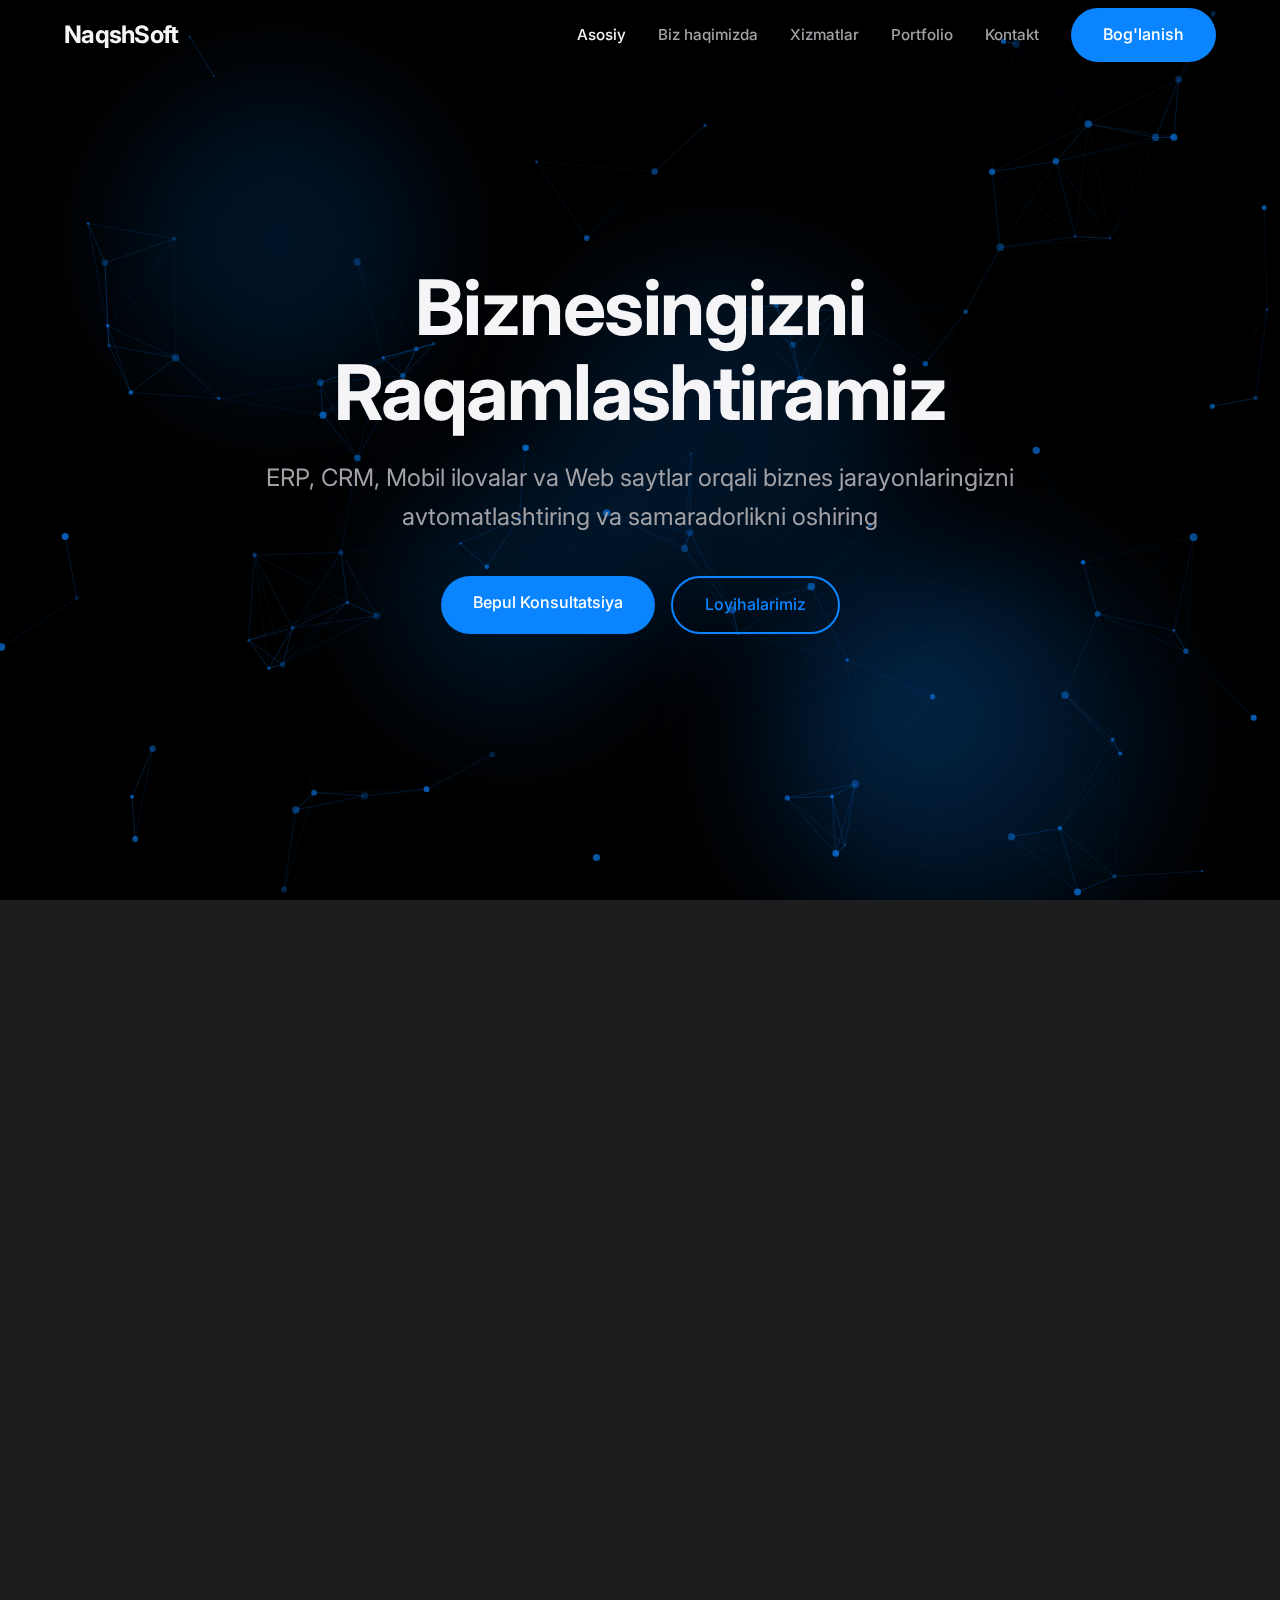
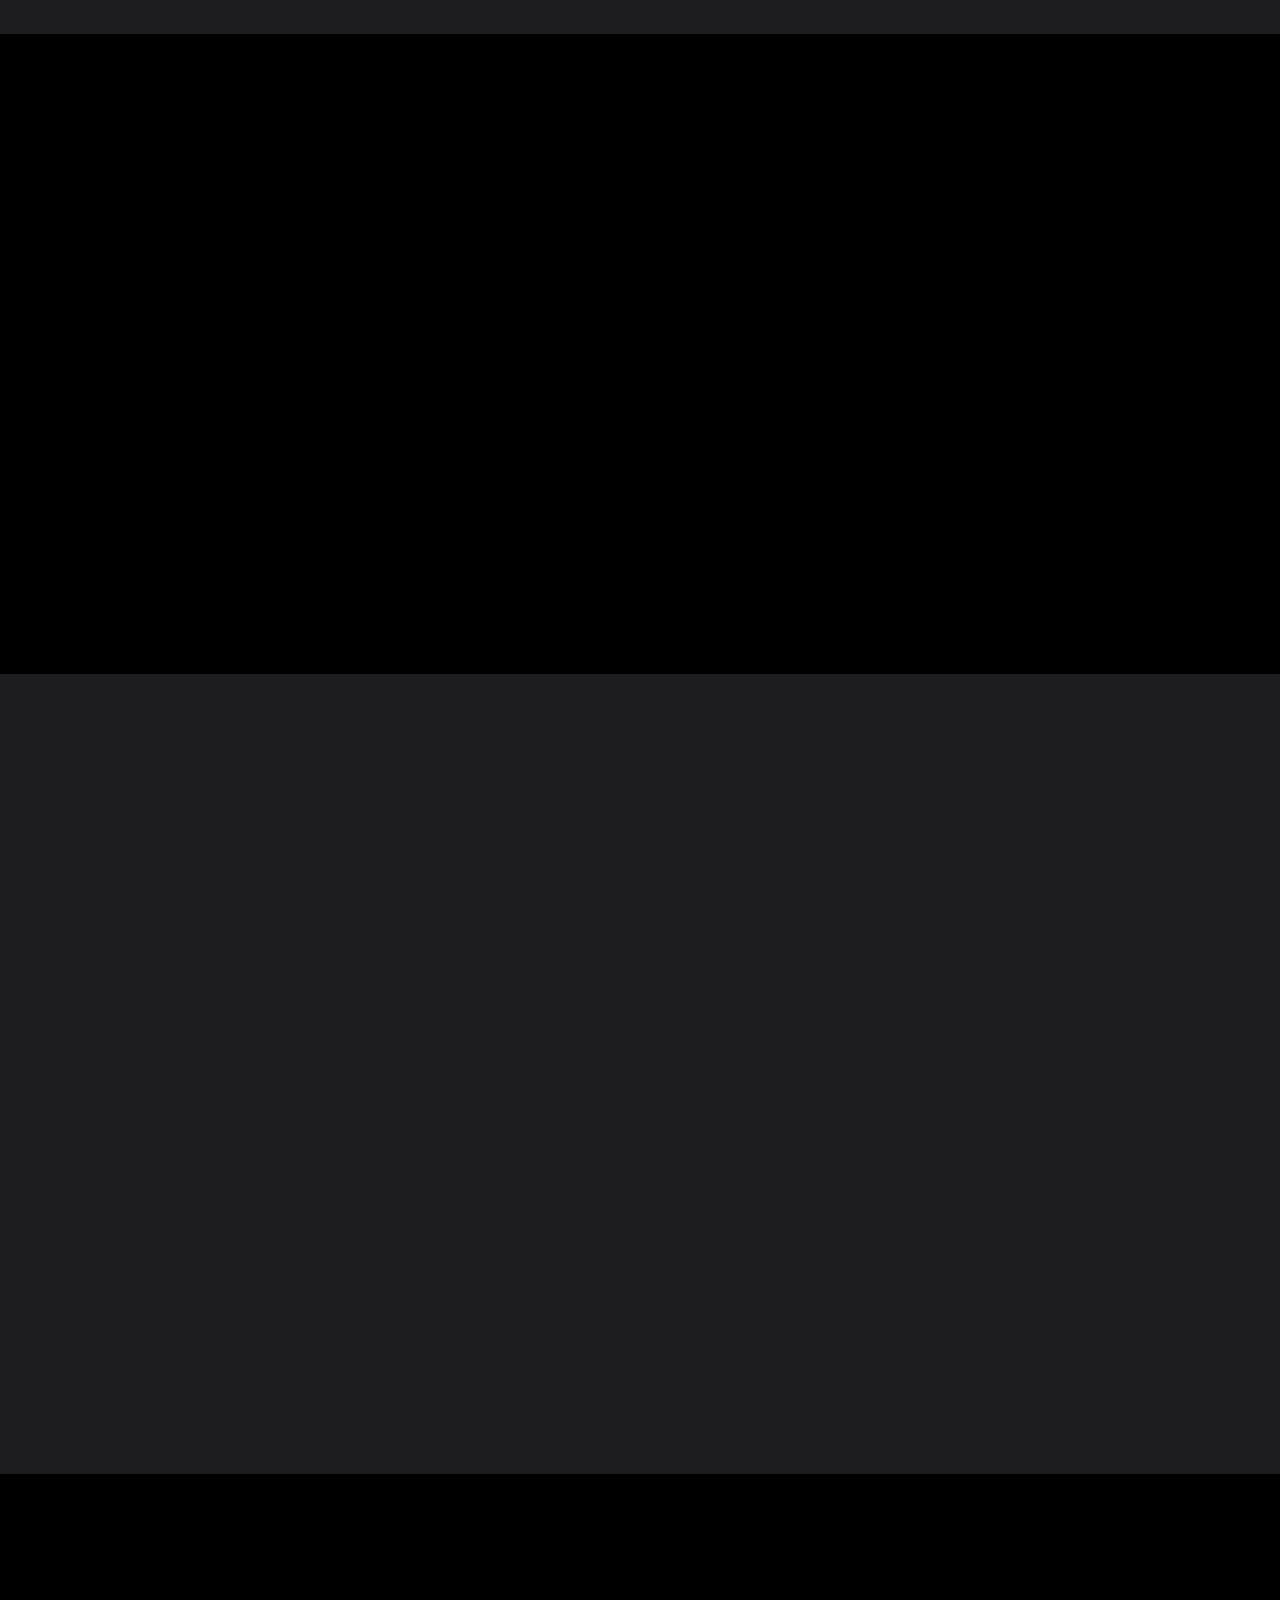
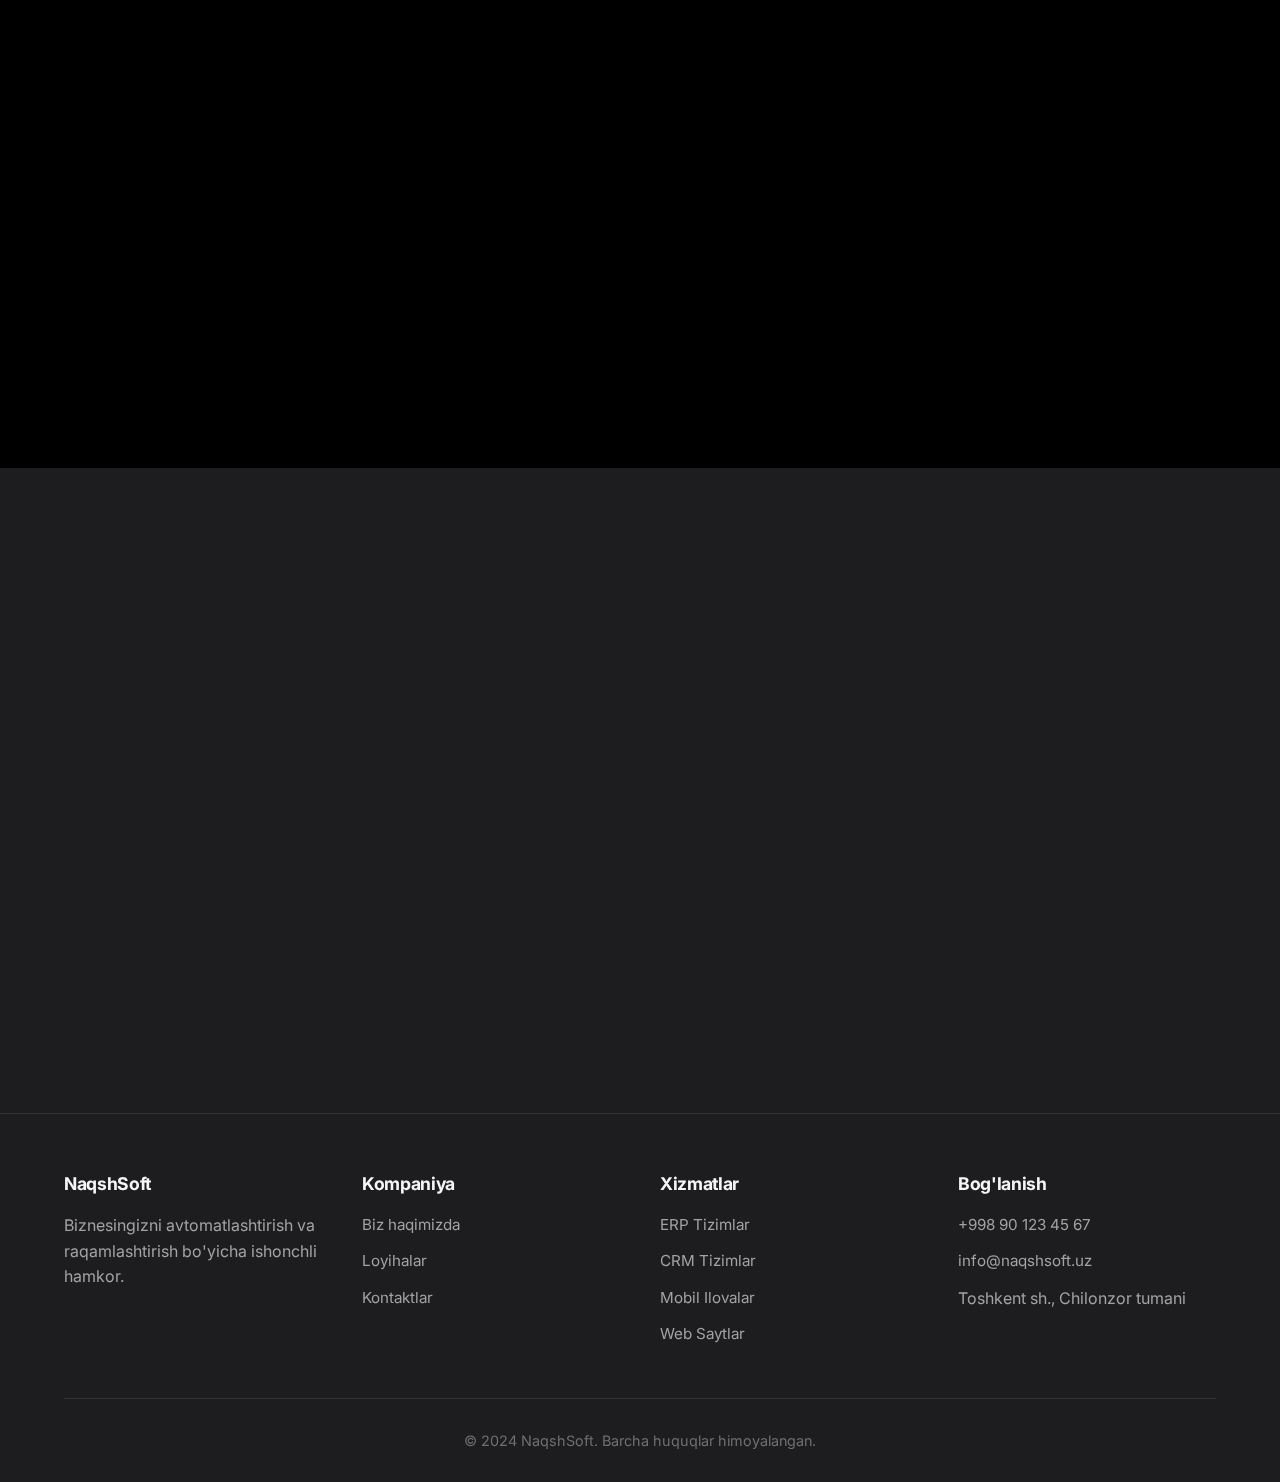
<file: index.html>
<!DOCTYPE html>
<html lang="uz" data-theme="light">
<head>
    <meta charset="UTF-8">
    <meta name="viewport" content="width=device-width, initial-scale=1.0">
    <title>NaqshSoft - Biznesingizni Raqamlashtiramiz</title>
    <meta name="description" content="ERP, CRM, Mobil ilovalar va Web saytlar orqali biznesingizni avtomatlashtiring">
    
    <!-- Styles -->
    <link rel="stylesheet" href="css/style.css">
    <link rel="stylesheet" href="https://cdnjs.cloudflare.com/ajax/libs/font-awesome/6.4.0/css/all.min.css">
</head>
<body>

    <!-- NAVBAR -->
    <nav class="navbar">
        <div class="container nav-container">
            <a href="index.html" class="logo">NaqshSoft</a>
            
            <ul class="nav-links">
                <li><a href="index.html" class="nav-link active">Asosiy</a></li>
                <li><a href="about.html" class="nav-link">Biz haqimizda</a></li>
                <li><a href="services.html" class="nav-link">Xizmatlar</a></li>
                <li><a href="portfolio.html" class="nav-link">Portfolio</a></li>
                <li><a href="contact.html" class="nav-link">Kontakt</a></li>
                <li><a href="contact.html" class="btn btn-primary">Bog'lanish</a></li>
            </ul>
            
            <div class="hamburger">
                <span></span>
                <span></span>
                <span></span>
            </div>
        </div>
    </nav>

    <!-- HERO SECTION with Custom Animation -->
    <section class="hero">
        <canvas id="hero-canvas"></canvas>
        <div class="floating-shapes">
            <div class="shape shape-1"></div>
            <div class="shape shape-2"></div>
            <div class="shape shape-3"></div>
            <div class="shape shape-4"></div>
            <div class="shape shape-5"></div>
        </div>
        <div class="hero-content">
            <h1 class="hero-title">Biznesingizni Raqamlashtiramiz</h1>
            <p class="hero-subtitle">
                ERP, CRM, Mobil ilovalar va Web saytlar orqali biznes jarayonlaringizni avtomatlashtiring va samaradorlikni oshiring
            </p>
            <div class="hero-buttons">
                <a href="contact.html" class="btn btn-primary">Bepul Konsultatsiya</a>
                <a href="portfolio.html" class="btn btn-secondary">Loyihalarimiz</a>
            </div>
        </div>
    </section>

    <!-- SERVICES SECTION -->
    <section class="section" style="background: var(--bg-secondary);">
        <div class="container">
            <div style="text-align: center; margin-bottom: 80px;">
                <h2 class="animate-item fade-in-up">Bizning Xizmatlar</h2>
                <p style="font-size: 1.2rem; margin-top: 16px; max-width: 600px; margin-left: auto; margin-right: auto;" class="animate-item fade-in-up delay-100">
                    Biznesingiz rivoji uchun zamonaviy va samarali yechimlar
                </p>
            </div>

            <div class="grid grid-4">
                <div class="card glass animate-item zoom-in delay-100">
                    <div class="card-icon">
                        <i class="fas fa-database"></i>
                    </div>
                    <h3>ERP Tizimlar</h3>
                    <p>Korxona resurslarini rejalashtirish va boshqarish uchun maxsus tizimlar</p>
                </div>

                <div class="card glass animate-item zoom-in delay-200">
                    <div class="card-icon">
                        <i class="fas fa-users-cog"></i>
                    </div>
                    <h3>CRM Tizimlar</h3>
                    <p>Mijozlar bilan munosabatlarni boshqarish va sotuvni oshirish vositalari</p>
                </div>

                <div class="card glass animate-item zoom-in delay-300">
                    <div class="card-icon">
                        <i class="fas fa-mobile-alt"></i>
                    </div>
                    <h3>Mobil Ilovalar</h3>
                    <p>iOS va Android platformalari uchun qulay va tezkor ilovalar</p>
                </div>

                <div class="card glass animate-item zoom-in delay-400">
                    <div class="card-icon">
                        <i class="fas fa-laptop-code"></i>
                    </div>
                    <h3>Web Saytlar</h3>
                    <p>Zamonaviy dizayn va yuqori tezlikka ega korporativ saytlar</p>
                </div>
            </div>
        </div>
    </section>

    <!-- WHY US SECTION -->
    <section class="section">
        <div class="container">
            <div class="grid grid-2" style="align-items: center; gap: 80px;">
                <div class="animate-item fade-in-left">
                    <h2 style="margin-bottom: 24px;">Nega aynan <span style="color: var(--accent);">NaqshSoft?</span></h2>
                    <p style="font-size: 1.1rem; margin-bottom: 40px;">
                        Biz shunchaki dastur yozmaymiz, biz biznesingiz muammolariga yechim beramiz.
                    </p>
                    
                    <div style="display: grid; gap: 20px;">
                        <div style="display: flex; align-items: center; gap: 16px;" class="animate-item fade-in-up delay-100">
                            <i class="fas fa-check-circle" style="color: var(--accent); font-size: 1.5rem;"></i>
                            <span style="font-size: 1.05rem;">Ko'p yillik tajriba va professional jamoa</span>
                        </div>
                        <div style="display: flex; align-items: center; gap: 16px;" class="animate-item fade-in-up delay-200">
                            <i class="fas fa-check-circle" style="color: var(--accent); font-size: 1.5rem;"></i>
                            <span style="font-size: 1.05rem;">Individual yondashuv va biznes tahlil</span>
                        </div>
                        <div style="display: flex; align-items: center; gap: 16px;" class="animate-item fade-in-up delay-300">
                            <i class="fas fa-check-circle" style="color: var(--accent); font-size: 1.5rem;"></i>
                            <span style="font-size: 1.05rem;">Doimiy texnik qo'llab-quvvatlash (24/7)</span>
                        </div>
                        <div style="display: flex; align-items: center; gap: 16px;" class="animate-item fade-in-up delay-400">
                            <i class="fas fa-check-circle" style="color: var(--accent); font-size: 1.5rem;"></i>
                            <span style="font-size: 1.05rem;">Xavfsizlik va yuqori sifat kafolati</span>
                        </div>
                    </div>
                </div>

                <div class="grid grid-2 animate-item zoom-in delay-200">
                    <div class="card glass" style="text-align: center;">
                        <div class="counter-animate" data-target="50" data-suffix="+" style="font-size: 3.5rem; font-weight: 800; color: var(--accent); margin-bottom: 8px;">0</div>
                        <p style="font-size: 1.1rem; font-weight: 500;">Muvaffaqiyatli Loyihalar</p>
                    </div>
                    <div class="card glass" style="text-align: center;">
                        <div class="counter-animate" data-target="3" data-suffix="+" style="font-size: 3.5rem; font-weight: 800; color: var(--accent); margin-bottom: 8px;">0</div>
                        <p style="font-size: 1.1rem; font-weight: 500;">Yillik Tajriba</p>
                    </div>
                </div>
            </div>
        </div>
    </section>

    <!-- PORTFOLIO PREVIEW -->
    <section class="section" style="background: var(--bg-secondary);">
        <div class="container">
            <div style="display: flex; justify-content: space-between; align-items: center; margin-bottom: 60px; flex-wrap: wrap; gap: 20px;">
                <h2 class="animate-item fade-in-left">So'nggi Loyihalarimiz</h2>
                <a href="portfolio.html" class="btn btn-secondary animate-item fade-in-right">
                    Barchasini ko'rish <i class="fas fa-arrow-right" style="margin-left: 8px;"></i>
                </a>
            </div>

            <div class="grid grid-3">
                <div class="card glass animate-item fade-in-up delay-100">
                    <div style="height: 200px; background: linear-gradient(135deg, var(--accent) 0%, #0A84FF 100%); border-radius: 16px; margin-bottom: 24px; display: flex; align-items: center; justify-content: center;">
                        <i class="fas fa-chart-line" style="font-size: 4rem; color: rgba(255,255,255,0.3);"></i>
                    </div>
                    <h3 style="margin-bottom: 12px;">FinTech ERP</h3>
                    <p>Moliya sektorida to'liq avtomatlashtirish tizimi</p>
                    <div style="margin-top: 16px; display: flex; gap: 8px; flex-wrap: wrap;">
                        <span style="background: var(--bg-tertiary); padding: 4px 12px; border-radius: 20px; font-size: 0.85rem;">ERP</span>
                        <span style="background: var(--bg-tertiary); padding: 4px 12px; border-radius: 20px; font-size: 0.85rem;">Moliya</span>
                    </div>
                </div>

                <div class="card glass animate-item fade-in-up delay-200">
                    <div style="height: 200px; background: linear-gradient(135deg, #10B981 0%, #059669 100%); border-radius: 16px; margin-bottom: 24px; display: flex; align-items: center; justify-content: center;">
                        <i class="fas fa-shopping-bag" style="font-size: 4rem; color: rgba(255,255,255,0.3);"></i>
                    </div>
                    <h3 style="margin-bottom: 12px;">E-Commerce</h3>
                    <p>Zamonaviy onlayn savdo platformasi</p>
                    <div style="margin-top: 16px; display: flex; gap: 8px; flex-wrap: wrap;">
                        <span style="background: var(--bg-tertiary); padding: 4px 12px; border-radius: 20px; font-size: 0.85rem;">Web</span>
                        <span style="background: var(--bg-tertiary); padding: 4px 12px; border-radius: 20px; font-size: 0.85rem;">Mobile</span>
                    </div>
                </div>

                <div class="card glass animate-item fade-in-up delay-300">
                    <div style="height: 200px; background: linear-gradient(135deg, #F59E0B 0%, #D97706 100%); border-radius: 16px; margin-bottom: 24px; display: flex; align-items: center; justify-content: center;">
                        <i class="fas fa-clinic-medical" style="font-size: 4rem; color: rgba(255,255,255,0.3);"></i>
                    </div>
                    <h3 style="margin-bottom: 12px;">MedCRM</h3>
                    <p>Tibbiyot muassasalari uchun CRM tizimi</p>
                    <div style="margin-top: 16px; display: flex; gap: 8px; flex-wrap: wrap;">
                        <span style="background: var(--bg-tertiary); padding: 4px 12px; border-radius: 20px; font-size: 0.85rem;">CRM</span>
                        <span style="background: var(--bg-tertiary); padding: 4px 12px; border-radius: 20px; font-size: 0.85rem;">Tibbiyot</span>
                    </div>
                </div>
            </div>
        </div>
    </section>

    <!-- PARTNERS SECTION -->
    <section class="section" style="background: var(--bg-primary); overflow: hidden; border-top: 1px solid var(--border); border-bottom: 1px solid var(--border);">
        <div class="container">
            <div style="text-align: center; margin-bottom: 60px;">
                <h2 class="animate-item fade-in-up">Bizning Hamkorlar</h2>
                <p style="font-size: 1.2rem; margin-top: 16px; max-width: 600px; margin-left: auto; margin-right: auto;" class="animate-item fade-in-up delay-100">
                    Biz ishonchli kompaniyalar bilan hamkorlik qilamiz
                </p>
            </div>

            <div class="partners-carousel animate-item fade-in-up delay-200">
                <div class="partners-track">
                    <!-- First set of partners -->
                    <div class="partner-item">
                        <i class="fas fa-building"></i>
                        <span>TechCorp</span>
                    </div>
                    <div class="partner-item">
                        <i class="fas fa-rocket"></i>
                        <span>InnovateLab</span>
                    </div>
                    <div class="partner-item">
                        <i class="fas fa-chart-line"></i>
                        <span>DataFlow</span>
                    </div>
                    <div class="partner-item">
                        <i class="fas fa-globe"></i>
                        <span>GlobalTech</span>
                    </div>
                    <div class="partner-item">
                        <i class="fas fa-cloud"></i>
                        <span>CloudSystems</span>
                    </div>
                    <div class="partner-item">
                        <i class="fas fa-shield-alt"></i>
                        <span>SecureNet</span>
                    </div>
                    
                    <!-- Duplicate set for seamless loop -->
                    <div class="partner-item">
                        <i class="fas fa-building"></i>
                        <span>TechCorp</span>
                    </div>
                    <div class="partner-item">
                        <i class="fas fa-rocket"></i>
                        <span>InnovateLab</span>
                    </div>
                    <div class="partner-item">
                        <i class="fas fa-chart-line"></i>
                        <span>DataFlow</span>
                    </div>
                    <div class="partner-item">
                        <i class="fas fa-globe"></i>
                        <span>GlobalTech</span>
                    </div>
                    <div class="partner-item">
                        <i class="fas fa-cloud"></i>
                        <span>CloudSystems</span>
                    </div>
                    <div class="partner-item">
                        <i class="fas fa-shield-alt"></i>
                        <span>SecureNet</span>
                    </div>
                </div>
            </div>
        </div>
    </section>

    <!-- CTA SECTION -->
    <section class="section" style="background: var(--bg-secondary);">
        <div class="container">
            <div class="card glass animate-item zoom-in" style="text-align: center; padding: 80px 40px;">
                <h2 style="margin-bottom: 24px;">Loyihangizni muhokama qilamiz</h2>
                <p style="font-size: 1.2rem; max-width: 600px; margin: 0 auto 40px;">
                    Fikringizdagi loyihani hayotga tatbiq etishga tayyormisiz? Biz bilan bog'laning va bepul maslahat oling.
                </p>
                <a href="contact.html" class="btn btn-primary" style="font-size: 1.1rem; padding: 16px 40px;">
                    Bog'lanish
                </a>
            </div>
        </div>
    </section>

    <!-- FOOTER -->
    <footer class="footer">
        <div class="container">
            <div class="footer-content">
                <div>
                    <h4>NaqshSoft</h4>
                    <p style="margin-top: 16px;">Biznesingizni avtomatlashtirish va raqamlashtirish bo'yicha ishonchli hamkor.</p>
                </div>
                <div>
                    <h4>Kompaniya</h4>
                    <a href="about.html">Biz haqimizda</a>
                    <a href="portfolio.html">Loyihalar</a>
                    <a href="contact.html">Kontaktlar</a>
                </div>
                <div>
                    <h4>Xizmatlar</h4>
                    <a href="services.html">ERP Tizimlar</a>
                    <a href="services.html">CRM Tizimlar</a>
                    <a href="services.html">Mobil Ilovalar</a>
                    <a href="services.html">Web Saytlar</a>
                </div>
                <div>
                    <h4>Bog'lanish</h4>
                    <a href="tel:+998901234567">+998 90 123 45 67</a>
                    <a href="mailto:info@naqshsoft.uz">info@naqshsoft.uz</a>
                    <p style="margin-top: 12px;">Toshkent sh., Chilonzor tumani</p>
                </div>
            </div>
            <div class="footer-bottom">
                &copy; 2024 NaqshSoft. Barcha huquqlar himoyalangan.
            </div>
        </div>
    </footer>

    <!-- Scripts -->
    <script src="js/script.js"></script>
</body>
</html>
</file>
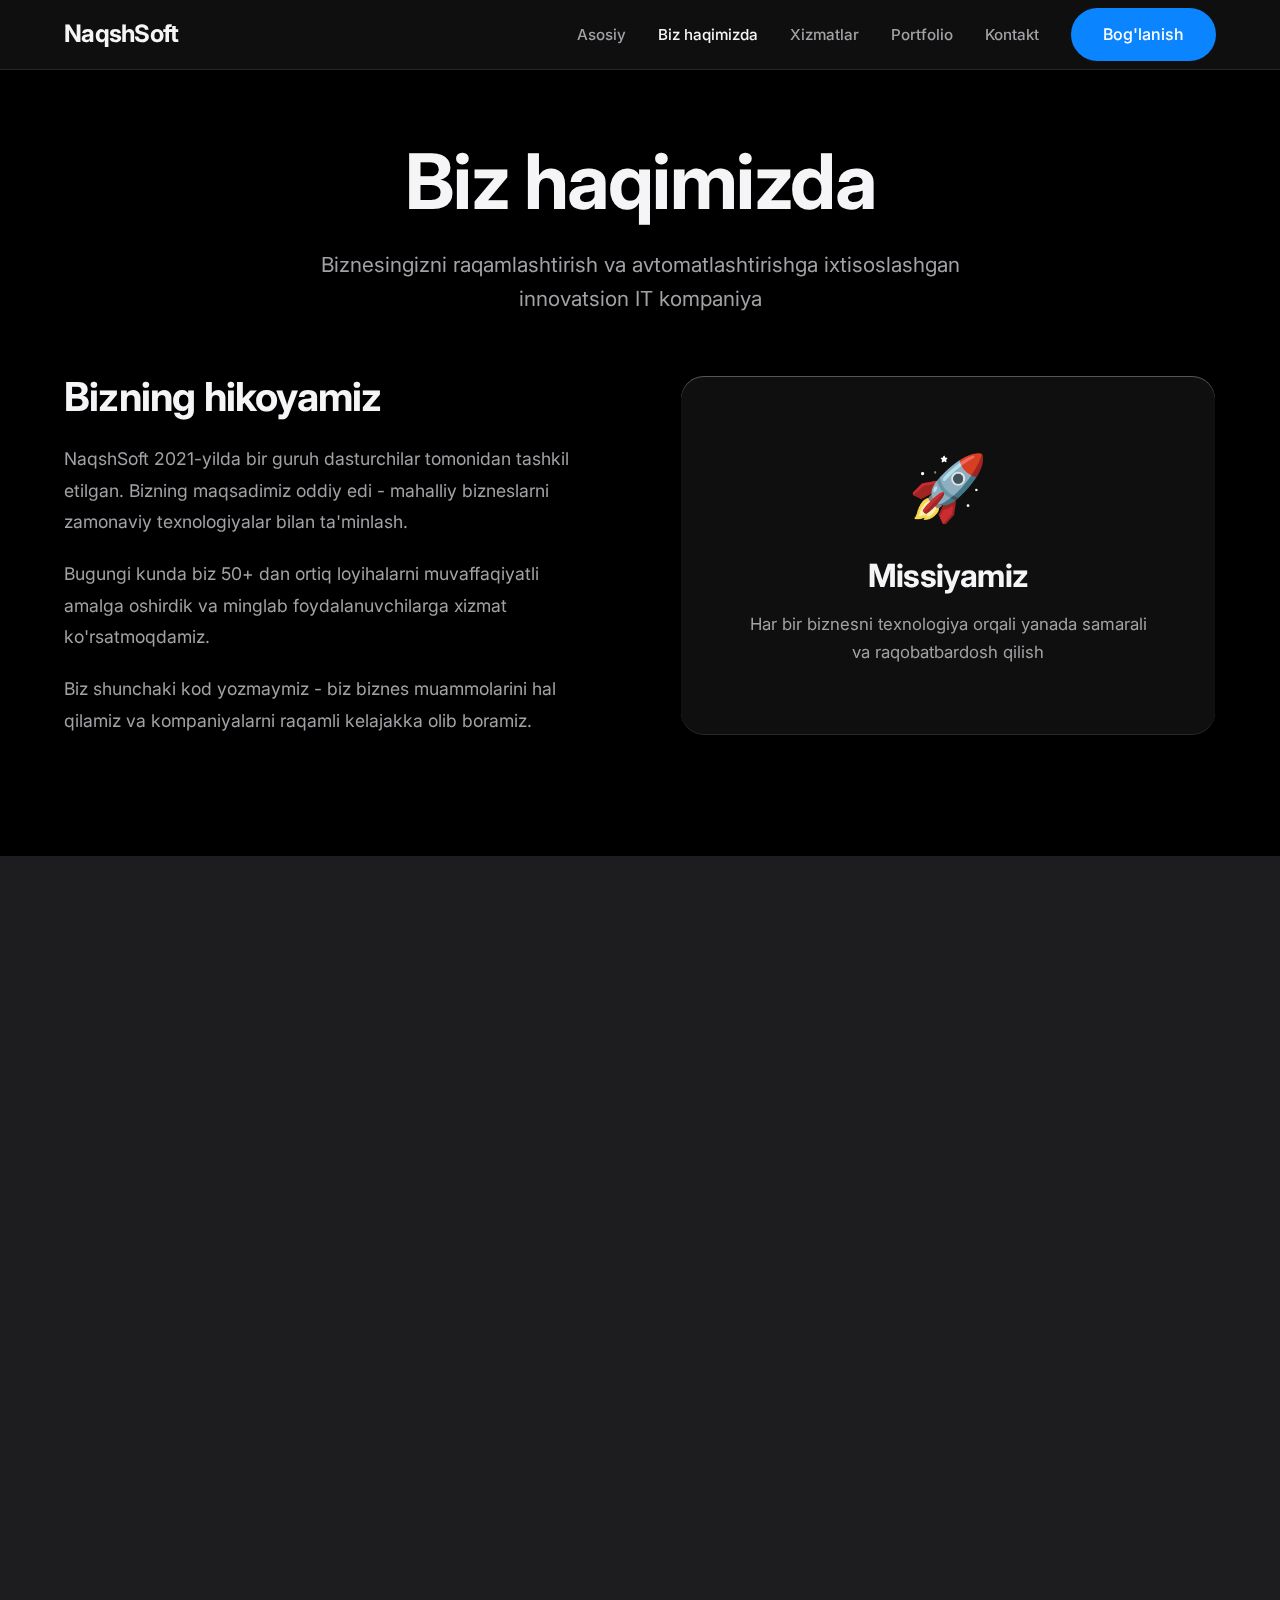
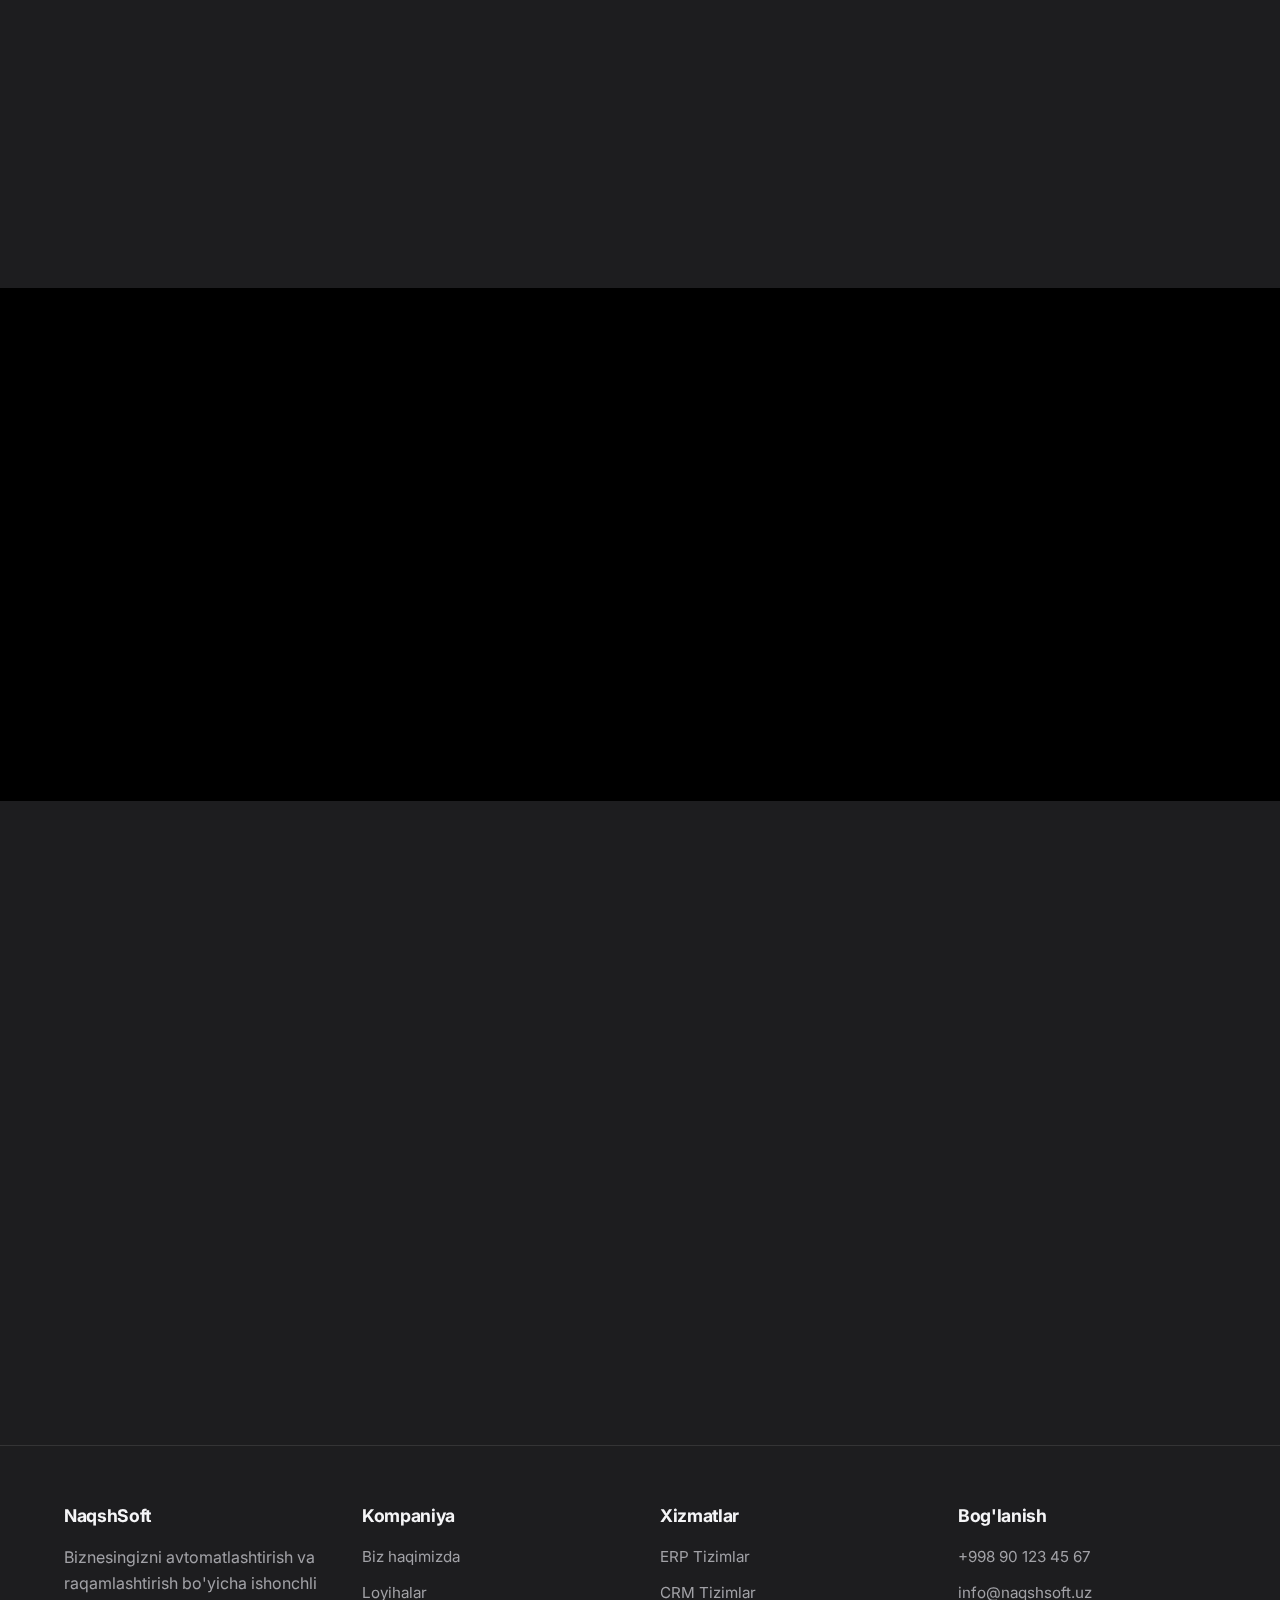
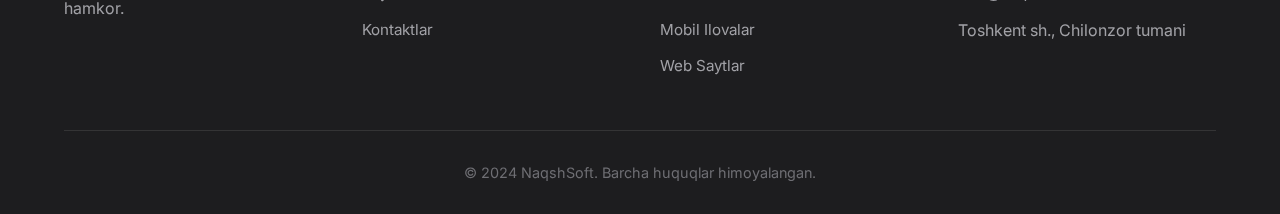
<file: about.html>
<!DOCTYPE html>
<html lang="uz" data-theme="light">
<head>
    <meta charset="UTF-8">
    <meta name="viewport" content="width=device-width, initial-scale=1.0">
    <title>Biz haqimizda - NaqshSoft</title>
    <link rel="stylesheet" href="css/style.css">
    <link rel="stylesheet" href="https://cdnjs.cloudflare.com/ajax/libs/font-awesome/6.4.0/css/all.min.css">
</head>
<body>

    <!-- NAVBAR -->
    <nav class="navbar scrolled">
        <div class="container nav-container">
            <a href="index.html" class="logo">NaqshSoft</a>
            
            <ul class="nav-links">
                <li><a href="index.html" class="nav-link">Asosiy</a></li>
                <li><a href="about.html" class="nav-link active">Biz haqimizda</a></li>
                <li><a href="services.html" class="nav-link">Xizmatlar</a></li>
                <li><a href="portfolio.html" class="nav-link">Portfolio</a></li>
                <li><a href="contact.html" class="nav-link">Kontakt</a></li>
                <li><a href="contact.html" class="btn btn-primary">Bog'lanish</a></li>
            </ul>
            
            <div class="hamburger">
                <span></span>
                <span></span>
                <span></span>
            </div>
        </div>
    </nav>

    <!-- PAGE HEADER -->
    <section class="section" style="padding-top: 140px; padding-bottom: 60px;">
        <div class="container" style="text-align: center;">
            <h1 class="fade-in" style="margin-bottom: 24px;">Biz haqimizda</h1>
            <p class="fade-in" style="font-size: 1.3rem; max-width: 700px; margin: 0 auto;">
                Biznesingizni raqamlashtirish va avtomatlashtirishga ixtisoslashgan innovatsion IT kompaniya
            </p>
        </div>
    </section>

    <!-- STORY SECTION -->
    <section class="section" style="padding-top: 0;">
        <div class="container">
            <div class="grid grid-2" style="align-items: center; gap: 80px;">
                <div class="animate-item fade-in-left">
                    <h2 style="margin-bottom: 24px; font-size: 2.5rem;">Bizning hikoyamiz</h2>
                    <p style="font-size: 1.1rem; margin-bottom: 20px; line-height: 1.8;">
                        NaqshSoft 2021-yilda bir guruh dasturchilar tomonidan tashkil etilgan. Bizning maqsadimiz oddiy edi - mahalliy bizneslarni zamonaviy texnologiyalar bilan ta'minlash.
                    </p>
                    <p style="font-size: 1.1rem; margin-bottom: 20px; line-height: 1.8;">
                        Bugungi kunda biz 50+ dan ortiq loyihalarni muvaffaqiyatli amalga oshirdik va minglab foydalanuvchilarga xizmat ko'rsatmoqdamiz.
                    </p>
                    <p style="font-size: 1.1rem; line-height: 1.8;">
                        Biz shunchaki kod yozmaymiz - biz biznes muammolarini hal qilamiz va kompaniyalarni raqamli kelajakka olib boramiz.
                    </p>
                </div>
                <div class="card glass animate-item zoom-in delay-200" style="padding: 60px; text-align: center;">
                    <div style="font-size: 4rem; margin-bottom: 20px;">🚀</div>
                    <h3 style="margin-bottom: 16px; font-size: 2rem;">Missiyamiz</h3>
                    <p style="font-size: 1.05rem; line-height: 1.7;">
                        Har bir biznesni texnologiya orqali yanada samarali va raqobatbardosh qilish
                    </p>
                </div>
            </div>
        </div>
    </section>

    <!-- VALUES SECTION -->
    <section class="section" style="background: var(--bg-secondary);">
        <div class="container">
            <div style="text-align: center; margin-bottom: 80px;">
                <h2 class="animate-item fade-in-up">Bizning qadriyatlarimiz</h2>
                <p class="animate-item fade-in-up delay-100" style="font-size: 1.2rem; margin-top: 16px; max-width: 600px; margin-left: auto; margin-right: auto;">
                    Biz quyidagi tamoyillar asosida ishlaymiz
                </p>
            </div>

            <div class="grid grid-3">
                <div class="card glass animate-item zoom-in delay-100" style="text-align: center;">
                    <div style="width: 80px; height: 80px; background: var(--accent); border-radius: 20px; display: flex; align-items: center; justify-content: center; margin: 0 auto 24px; font-size: 2.5rem;">
                        🎯
                    </div>
                    <h3 style="margin-bottom: 16px;">Sifat</h3>
                    <p>Har bir loyihada yuqori sifat va professional yondashuvni ta'minlaymiz</p>
                </div>

                <div class="card glass animate-item zoom-in delay-200" style="text-align: center;">
                    <div style="width: 80px; height: 80px; background: var(--accent); border-radius: 20px; display: flex; align-items: center; justify-content: center; margin: 0 auto 24px; font-size: 2.5rem;">
                        💡
                    </div>
                    <h3 style="margin-bottom: 16px;">Innovatsiya</h3>
                    <p>Eng so'nggi texnologiyalar va zamonaviy yechimlarni qo'llaymiz</p>
                </div>

                <div class="card glass animate-item zoom-in delay-300" style="text-align: center;">
                    <div style="width: 80px; height: 80px; background: var(--accent); border-radius: 20px; display: flex; align-items: center; justify-content: center; margin: 0 auto 24px; font-size: 2.5rem;">
                        🤝
                    </div>
                    <h3 style="margin-bottom: 16px;">Hamkorlik</h3>
                    <p>Mijozlarimizni uzoq muddatli hamkor sifatida qabul qilamiz</p>
                </div>

                <div class="card glass animate-item zoom-in delay-400" style="text-align: center;">
                    <div style="width: 80px; height: 80px; background: var(--accent); border-radius: 20px; display: flex; align-items: center; justify-content: center; margin: 0 auto 24px; font-size: 2.5rem;">
                        🔒
                    </div>
                    <h3 style="margin-bottom: 16px;">Xavfsizlik</h3>
                    <p>Ma'lumotlar xavfsizligi va maxfiylik bizning ustuvor yo'nalishimiz</p>
                </div>

                <div class="card glass animate-item zoom-in delay-500" style="text-align: center;">
                    <div style="width: 80px; height: 80px; background: var(--accent); border-radius: 20px; display: flex; align-items: center; justify-content: center; margin: 0 auto 24px; font-size: 2.5rem;">
                        ⚡
                    </div>
                    <h3 style="margin-bottom: 16px;">Tezkorlik</h3>
                    <p>Loyihalarni belgilangan muddatlarda va sifatli topshiramiz</p>
                </div>

                <div class="card glass animate-item zoom-in delay-600" style="text-align: center;">
                    <div style="width: 80px; height: 80px; background: var(--accent); border-radius: 20px; display: flex; align-items: center; justify-content: center; margin: 0 auto 24px; font-size: 2.5rem;">
                        📈
                    </div>
                    <h3 style="margin-bottom: 16px;">Rivojlanish</h3>
                    <p>Doimiy o'rganish va professional o'sishga intilamiz</p>
                </div>
            </div>
        </div>
    </section>

    <!-- STATS SECTION -->
    <section class="section">
        <div class="container">
            <div class="grid grid-4">
                <div class="card glass animate-item fade-in-up delay-100" style="text-align: center; padding: 50px 30px;">
                    <div class="counter-animate" data-target="50" data-suffix="+" style="font-size: 4rem; font-weight: 800; color: var(--accent); margin-bottom: 12px;">0</div>
                    <p style="font-size: 1.1rem; font-weight: 500;">Muvaffaqiyatli Loyihalar</p>
                </div>
                <div class="card glass animate-item fade-in-up delay-200" style="text-align: center; padding: 50px 30px;">
                    <div class="counter-animate" data-target="3" data-suffix="+" style="font-size: 4rem; font-weight: 800; color: var(--accent); margin-bottom: 12px;">0</div>
                    <p style="font-size: 1.1rem; font-weight: 500;">Yillik Tajriba</p>
                </div>
                <div class="card glass animate-item fade-in-up delay-300" style="text-align: center; padding: 50px 30px;">
                    <div class="counter-animate" data-target="15" data-suffix="+" style="font-size: 4rem; font-weight: 800; color: var(--accent); margin-bottom: 12px;">0</div>
                    <p style="font-size: 1.1rem; font-weight: 500;">Professional Jamoa</p>
                </div>
                <div class="card glass animate-item fade-in-up delay-400" style="text-align: center; padding: 50px 30px;">
                    <div style="font-size: 4rem; font-weight: 800; color: var(--accent); margin-bottom: 12px;">24/7</div>
                    <p style="font-size: 1.1rem; font-weight: 500;">Texnik Qo'llab-quvvatlash</p>
                </div>
            </div>
        </div>
    </section>

    <!-- CTA -->
    <section class="section" style="background: var(--bg-secondary);">
        <div class="container">
            <div class="card glass animate-item zoom-in" style="text-align: center; padding: 80px 40px;">
                <h2 style="margin-bottom: 24px;">Bizning jamoa bilan tanishing</h2>
                <p style="font-size: 1.2rem; max-width: 600px; margin: 0 auto 40px;">
                    Professional dasturchilar, dizaynerlar va biznes tahlilchilar sizning loyihangiz ustida ishlashga tayyor
                </p>
                <a href="contact.html" class="btn btn-primary" style="font-size: 1.1rem; padding: 16px 40px;">
                    Bog'lanish
                </a>
            </div>
        </div>
    </section>

    <!-- FOOTER -->
    <footer class="footer">
        <div class="container">
            <div class="footer-content">
                <div>
                    <h4>NaqshSoft</h4>
                    <p style="margin-top: 16px;">Biznesingizni avtomatlashtirish va raqamlashtirish bo'yicha ishonchli hamkor.</p>
                </div>
                <div>
                    <h4>Kompaniya</h4>
                    <a href="about.html">Biz haqimizda</a>
                    <a href="portfolio.html">Loyihalar</a>
                    <a href="contact.html">Kontaktlar</a>
                </div>
                <div>
                    <h4>Xizmatlar</h4>
                    <a href="services.html">ERP Tizimlar</a>
                    <a href="services.html">CRM Tizimlar</a>
                    <a href="services.html">Mobil Ilovalar</a>
                    <a href="services.html">Web Saytlar</a>
                </div>
                <div>
                    <h4>Bog'lanish</h4>
                    <a href="tel:+998901234567">+998 90 123 45 67</a>
                    <a href="mailto:info@naqshsoft.uz">info@naqshsoft.uz</a>
                    <p style="margin-top: 12px;">Toshkent sh., Chilonzor tumani</p>
                </div>
            </div>
            <div class="footer-bottom">
                &copy; 2024 NaqshSoft. Barcha huquqlar himoyalangan.
            </div>
        </div>
    </footer>

    <script src="js/script.js"></script>
</body>
</html>
</file>
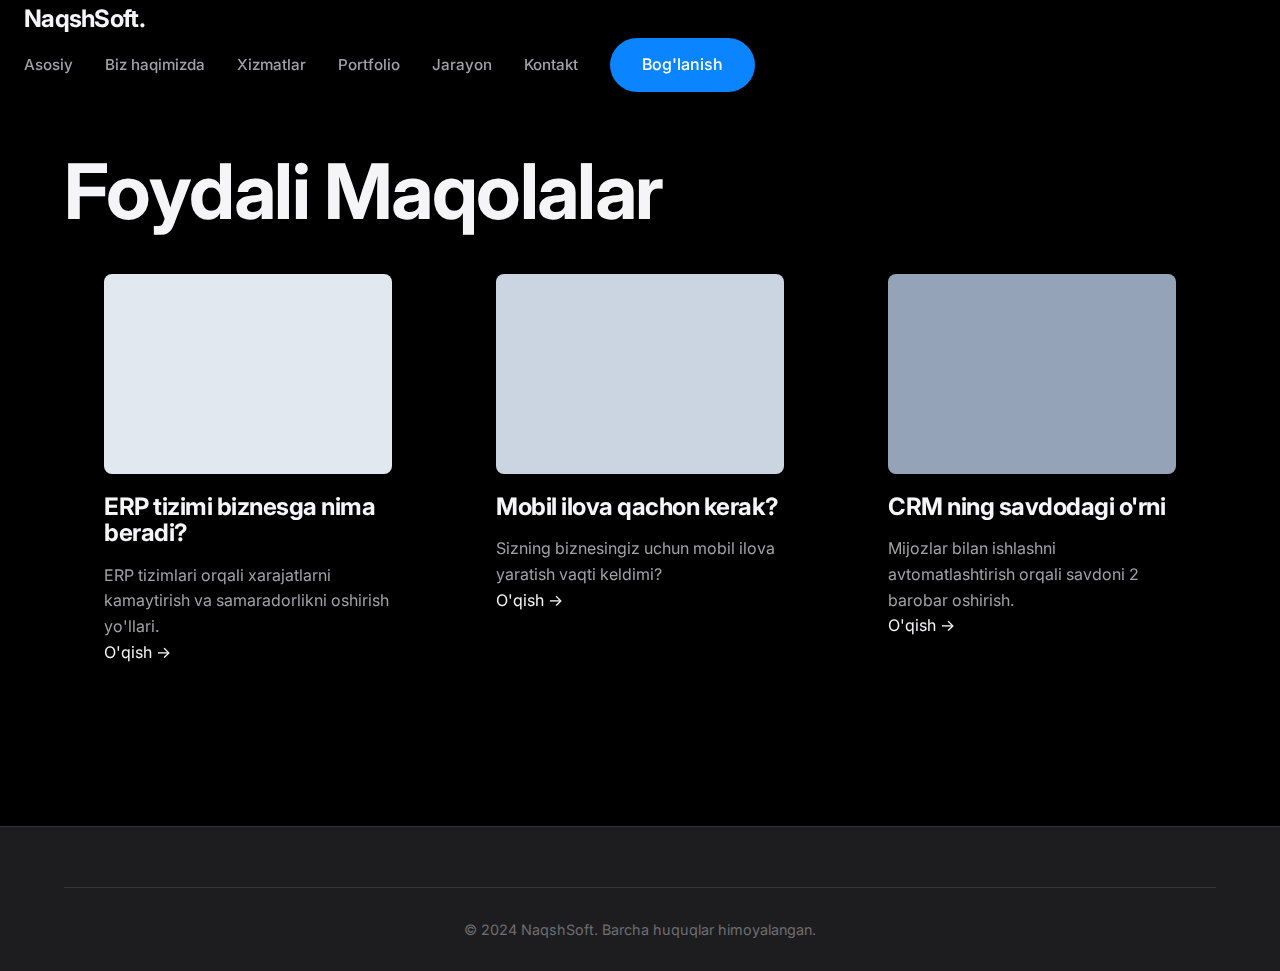
<file: blog.html>
<!DOCTYPE html>
<html lang="uz">
<head>
    <meta charset="UTF-8">
    <meta name="viewport" content="width=device-width, initial-scale=1.0">
    <title>Blog - NaqshSoft</title>
    <link rel="stylesheet" href="css/style.css">
    <link rel="stylesheet" href="https://cdnjs.cloudflare.com/ajax/libs/font-awesome/6.4.0/css/all.min.css">
</head>
<body>
    <header class="header">
        <div class="container navbar">
            <a href="index.html" class="logo">Naqsh<span>Soft.</span></a>
            <nav>
                <ul class="nav-links">
                    <li><a href="index.html" class="nav-link">Asosiy</a></li>
                    <li><a href="about.html" class="nav-link">Biz haqimizda</a></li>
                    <li><a href="services.html" class="nav-link">Xizmatlar</a></li>
                    <li><a href="portfolio.html" class="nav-link">Portfolio</a></li>
                    <li><a href="process.html" class="nav-link">Jarayon</a></li>
                    <li><a href="contact.html" class="nav-link">Kontakt</a></li>
                    <li><a href="contact.html" class="btn btn-primary">Bog'lanish</a></li>
                </ul>
            </nav>
            <div class="hamburger"><i class="fas fa-bars"></i></div>
        </div>
    </header>

    <section class="section" style="padding-top: 150px;">
        <div class="container">
            <h1 class="section-title text-center mb-4">Foydali Maqolalar</h1>
            <div class="grid grid-3">
                <div class="card">
                    <div style="height: 200px; background: #E2E8F0; border-radius: 8px; margin-bottom: 20px;"></div>
                    <h3>ERP tizimi biznesga nima beradi?</h3>
                    <p class="mb-2">ERP tizimlari orqali xarajatlarni kamaytirish va samaradorlikni oshirish yo'llari.</p>
                    <a href="#" class="text-primary hover:underline">O'qish &rarr;</a>
                </div>
                <div class="card">
                    <div style="height: 200px; background: #CBD5E1; border-radius: 8px; margin-bottom: 20px;"></div>
                    <h3>Mobil ilova qachon kerak?</h3>
                    <p class="mb-2">Sizning biznesingiz uchun mobil ilova yaratish vaqti keldimi?</p>
                    <a href="#" class="text-primary hover:underline">O'qish &rarr;</a>
                </div>
                <div class="card">
                    <div style="height: 200px; background: #94A3B8; border-radius: 8px; margin-bottom: 20px;"></div>
                    <h3>CRM ning savdodagi o'rni</h3>
                    <p class="mb-2">Mijozlar bilan ishlashni avtomatlashtirish orqali savdoni 2 barobar oshirish.</p>
                    <a href="#" class="text-primary hover:underline">O'qish &rarr;</a>
                </div>
            </div>
        </div>
    </section>

    <footer class="footer">
        <div class="container">
            <div class="footer-bottom">
                &copy; 2024 NaqshSoft. Barcha huquqlar himoyalangan.
            </div>
        </div>
    </footer>
    <script src="js/script.js"></script>
</body>
</html>
</file>
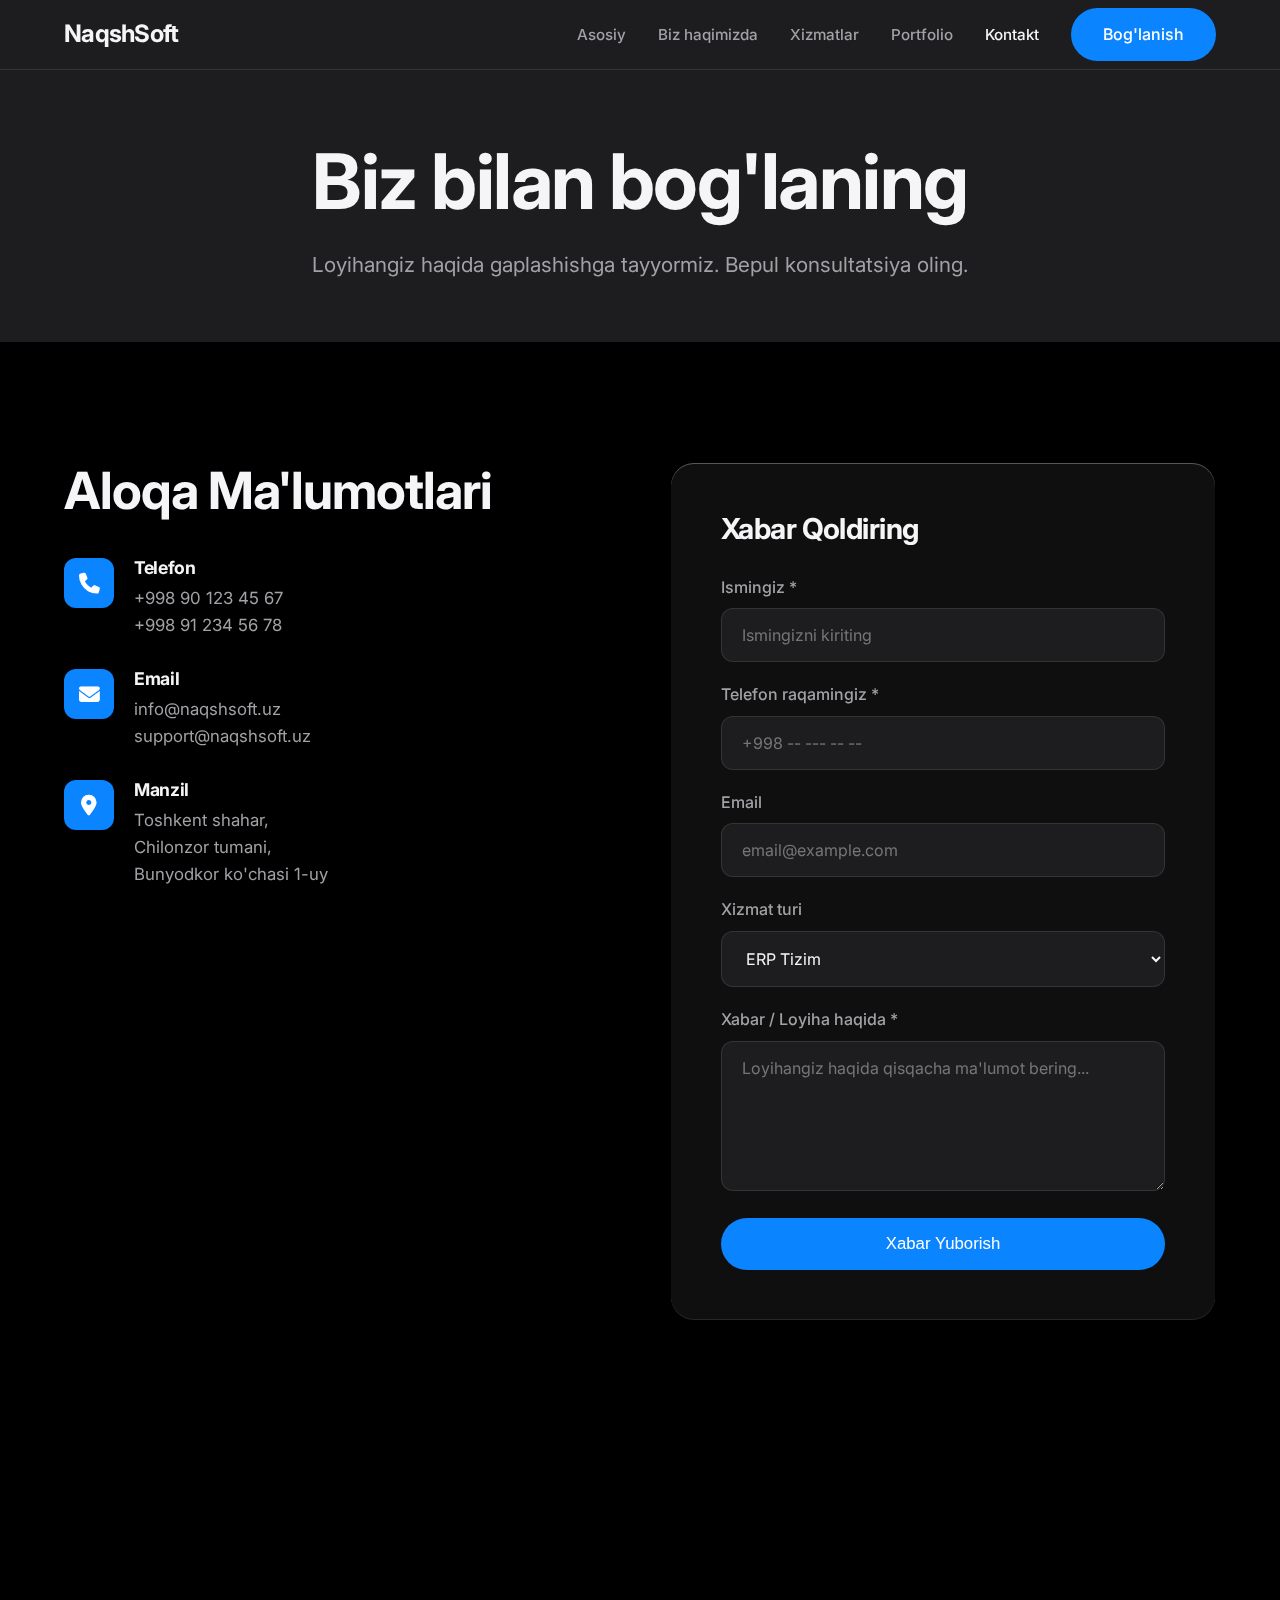
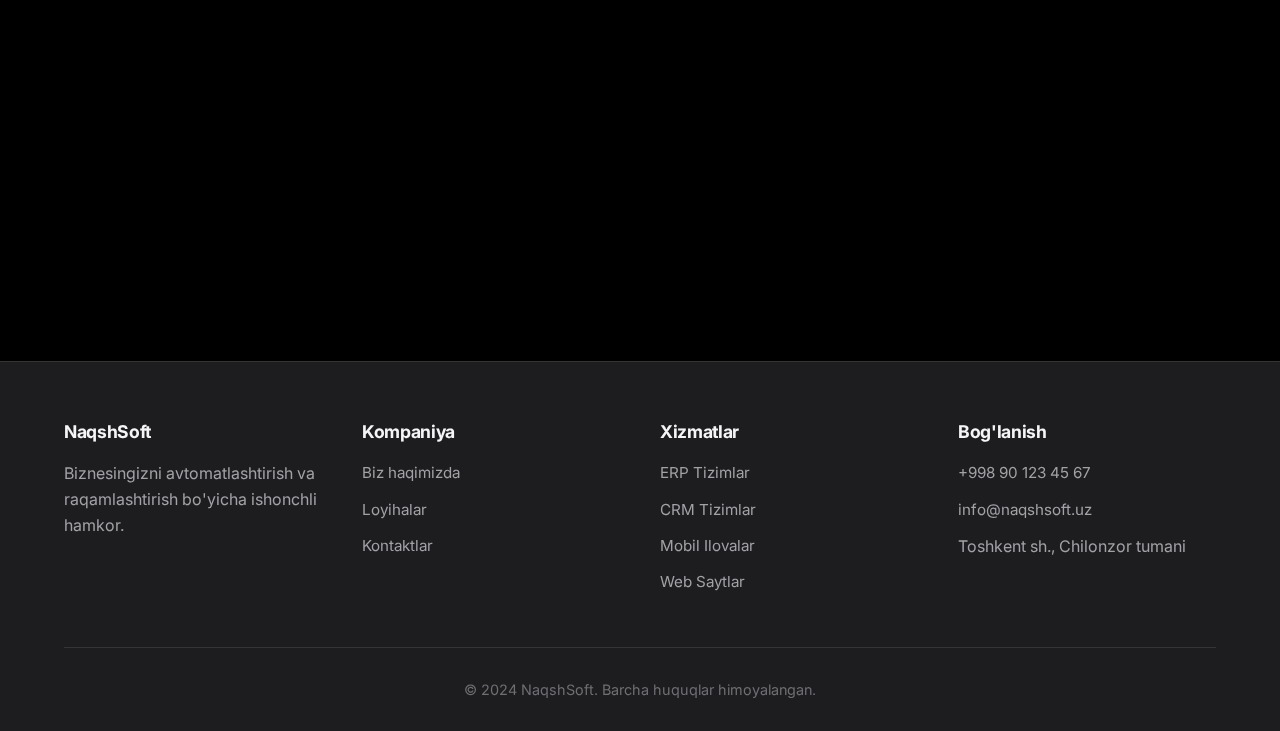
<file: contact.html>
<!DOCTYPE html>
<html lang="uz" data-theme="light">
<head>
    <meta charset="UTF-8">
    <meta name="viewport" content="width=device-width, initial-scale=1.0">
    <title>Kontakt - NaqshSoft</title>
    <link rel="stylesheet" href="css/style.css">
    <link rel="stylesheet" href="https://cdnjs.cloudflare.com/ajax/libs/font-awesome/6.4.0/css/all.min.css">
    <style>
        .contact-form input,
        .contact-form textarea {
            width: 100%;
            padding: 16px 20px;
            border: 1px solid var(--border);
            border-radius: 12px;
            background: var(--bg-secondary);
            color: var(--text-primary);
            font-family: inherit;
            font-size: 1rem;
            transition: var(--transition);
            margin-bottom: 20px;
        }
        .contact-form input:focus,
        .contact-form textarea:focus {
            outline: none;
            border-color: var(--accent);
            background: var(--bg-primary);
        }
        .contact-form textarea {
            resize: vertical;
            min-height: 150px;
        }
        .contact-info-item {
            display: flex;
            align-items: flex-start;
            gap: 20px;
            margin-bottom: 30px;
        }
        .contact-icon {
            width: 50px;
            height: 50px;
            background: var(--accent);
            color: #fff;
            border-radius: 12px;
            display: flex;
            align-items: center;
            justify-content: center;
            font-size: 1.3rem;
            flex-shrink: 0;
        }
    </style>
</head>
<body>

    <!-- NAVBAR -->
    <nav class="navbar scrolled">
        <div class="container nav-container">
            <a href="index.html" class="logo">NaqshSoft</a>
            
            <ul class="nav-links">
                <li><a href="index.html" class="nav-link">Asosiy</a></li>
                <li><a href="about.html" class="nav-link">Biz haqimizda</a></li>
                <li><a href="services.html" class="nav-link">Xizmatlar</a></li>
                <li><a href="portfolio.html" class="nav-link">Portfolio</a></li>
                <li><a href="contact.html" class="nav-link active">Kontakt</a></li>

                <li><a href="contact.html" class="btn btn-primary">Bog'lanish</a></li>
            </ul>
            
            <div class="hamburger">
                <span></span>
                <span></span>
                <span></span>
            </div>
        </div>
    </nav>

    <!-- PAGE HEADER -->
    <section class="section" style="padding-top: 140px; padding-bottom: 60px; background: var(--bg-secondary);">
        <div class="container" style="text-align: center;">
            <h1 class="animate-item fade-in-up" style="margin-bottom: 24px;">Biz bilan bog'laning</h1>
            <p class="animate-item fade-in-up delay-100" style="font-size: 1.3rem; max-width: 700px; margin: 0 auto;">
                Loyihangiz haqida gaplashishga tayyormiz. Bepul konsultatsiya oling.
            </p>
        </div>
    </section>

    <!-- CONTACT SECTION -->
    <section class="section">
        <div class="container">
            <div class="grid grid-2" style="gap: 60px; align-items: start;">
                
                <!-- Contact Info -->
                <div>
                    <h2 class="animate-item fade-in-left" style="margin-bottom: 40px;">Aloqa Ma'lumotlari</h2>
                    
                    <div class="contact-info-item animate-item fade-in-left delay-100">
                        <div class="contact-icon">
                            <i class="fas fa-phone"></i>
                        </div>
                        <div>
                            <h4 style="margin-bottom: 8px; font-size: 1.1rem;">Telefon</h4>
                            <p style="font-size: 1.05rem;">+998 90 123 45 67</p>
                            <p style="font-size: 1.05rem;">+998 91 234 56 78</p>
                        </div>
                    </div>

                    <div class="contact-info-item animate-item fade-in-left delay-200">
                        <div class="contact-icon">
                            <i class="fas fa-envelope"></i>
                        </div>
                        <div>
                            <h4 style="margin-bottom: 8px; font-size: 1.1rem;">Email</h4>
                            <p style="font-size: 1.05rem;">info@naqshsoft.uz</p>
                            <p style="font-size: 1.05rem;">support@naqshsoft.uz</p>
                        </div>
                    </div>

                    <div class="contact-info-item animate-item fade-in-left delay-300">
                        <div class="contact-icon">
                            <i class="fas fa-map-marker-alt"></i>
                        </div>
                        <div>
                            <h4 style="margin-bottom: 8px; font-size: 1.1rem;">Manzil</h4>
                            <p style="font-size: 1.05rem;">Toshkent shahar,<br>Chilonzor tumani,<br>Bunyodkor ko'chasi 1-uy</p>
                        </div>
                    </div>

                    <div class="contact-info-item animate-item fade-in-left delay-400">
                        <div class="contact-icon">
                            <i class="fas fa-clock"></i>
                        </div>
                        <div>
                            <h4 style="margin-bottom: 8px; font-size: 1.1rem;">Ish Vaqti</h4>
                            <p style="font-size: 1.05rem;">Dushanba - Juma: 9:00 - 18:00</p>
                            <p style="font-size: 1.05rem;">Shanba: 10:00 - 15:00</p>
                        </div>
                    </div>

                    <!-- Social Links -->
                    <div class="animate-item fade-in-left delay-500" style="margin-top: 40px;">
                        <h4 style="margin-bottom: 20px; font-size: 1.1rem;">Ijtimoiy Tarmoqlar</h4>
                        <div style="display: flex; gap: 12px;">
                            <a href="#" style="width: 45px; height: 45px; background: var(--accent); color: #fff; border-radius: 12px; display: flex; align-items: center; justify-content: center; font-size: 1.2rem;">
                                <i class="fab fa-telegram-plane"></i>
                            </a>
                            <a href="#" style="width: 45px; height: 45px; background: var(--accent); color: #fff; border-radius: 12px; display: flex; align-items: center; justify-content: center; font-size: 1.2rem;">
                                <i class="fab fa-instagram"></i>
                            </a>
                            <a href="#" style="width: 45px; height: 45px; background: var(--accent); color: #fff; border-radius: 12px; display: flex; align-items: center; justify-content: center; font-size: 1.2rem;">
                                <i class="fab fa-linkedin-in"></i>
                            </a>
                            <a href="#" style="width: 45px; height: 45px; background: var(--accent); color: #fff; border-radius: 12px; display: flex; align-items: center; justify-content: center; font-size: 1.2rem;">
                                <i class="fab fa-facebook-f"></i>
                            </a>
                        </div>
                    </div>
                </div>

                <!-- Contact Form -->
                <div class="card glass animate-item zoom-in delay-200" style="padding: 50px;">
                    <h3 style="margin-bottom: 30px; font-size: 1.8rem;">Xabar Qoldiring</h3>
                    
                    <form class="contact-form" id="contactForm">
                        <div>
                            <label style="display: block; margin-bottom: 8px; font-weight: 500; color: var(--text-secondary);">Ismingiz *</label>
                            <input type="text" id="contactName" placeholder="Ismingizni kiriting" required>
                        </div>

                        <div>
                            <label style="display: block; margin-bottom: 8px; font-weight: 500; color: var(--text-secondary);">Telefon raqamingiz *</label>
                            <input type="tel" id="contactPhone" placeholder="+998 -- --- -- --" required>
                        </div>

                        <div>
                            <label style="display: block; margin-bottom: 8px; font-weight: 500; color: var(--text-secondary);">Email</label>
                            <input type="email" id="contactEmail" placeholder="email@example.com">
                        </div>

                        <div>
                            <label style="display: block; margin-bottom: 8px; font-weight: 500; color: var(--text-secondary);">Xizmat turi</label>
                            <select id="contactService" style="width: 100%; padding: 16px 20px; border: 1px solid var(--border); border-radius: 12px; background: var(--bg-secondary); color: var(--text-primary); font-family: inherit; font-size: 1rem; margin-bottom: 20px;">
                                <option>ERP Tizim</option>
                                <option>CRM Tizim</option>
                                <option>Mobil Ilova</option>
                                <option>Web Sayt</option>
                                <option>Boshqa</option>
                            </select>
                        </div>

                        <div>
                            <label style="display: block; margin-bottom: 8px; font-weight: 500; color: var(--text-secondary);">Xabar / Loyiha haqida *</label>
                            <textarea id="contactMessage" placeholder="Loyihangiz haqida qisqacha ma'lumot bering..." required></textarea>
                        </div>

                        <button type="submit" class="btn btn-primary" style="width: 100%; padding: 16px; font-size: 1.05rem;">
                            Xabar Yuborish
                        </button>
                    </form>
                </div>

            </div>
        </div>
    </section>

    <!-- MAP SECTION (Placeholder) -->
    <section class="section" style="padding-top: 0;">
        <div class="container">
            <div class="card glass animate-item zoom-in" style="padding: 0; overflow: hidden; height: 400px; display: flex; align-items: center; justify-content: center; background: var(--bg-secondary);">
                <div style="text-align: center;">
                    <i class="fas fa-map-marked-alt" style="font-size: 4rem; color: var(--text-tertiary); margin-bottom: 20px;"></i>
                    <p style="color: var(--text-secondary);">Google Maps joylashuvi bu yerda ko'rsatiladi</p>
                </div>
            </div>
        </div>
    </section>

    <!-- FOOTER -->
    <footer class="footer">
        <div class="container">
            <div class="footer-content">
                <div>
                    <h4>NaqshSoft</h4>
                    <p style="margin-top: 16px;">Biznesingizni avtomatlashtirish va raqamlashtirish bo'yicha ishonchli hamkor.</p>
                </div>
                <div>
                    <h4>Kompaniya</h4>
                    <a href="about.html">Biz haqimizda</a>
                    <a href="portfolio.html">Loyihalar</a>
                    <a href="contact.html">Kontaktlar</a>
                </div>
                <div>
                    <h4>Xizmatlar</h4>
                    <a href="services.html">ERP Tizimlar</a>
                    <a href="services.html">CRM Tizimlar</a>
                    <a href="services.html">Mobil Ilovalar</a>
                    <a href="services.html">Web Saytlar</a>
                </div>
                <div>
                    <h4>Bog'lanish</h4>
                    <a href="tel:+998901234567">+998 90 123 45 67</a>
                    <a href="mailto:info@naqshsoft.uz">info@naqshsoft.uz</a>
                    <p style="margin-top: 12px;">Toshkent sh., Chilonzor tumani</p>
                </div>
            </div>
            <div class="footer-bottom">
                &copy; 2024 NaqshSoft. Barcha huquqlar himoyalangan.
            </div>
        </div>
    </footer>

    <script src="js/script.js"></script>
    <script>
        // Form submission handler
        document.getElementById('contactForm').addEventListener('submit', (e) => {
            e.preventDefault();
            
            // Get form data
            const messageData = {
                name: document.getElementById('contactName').value,
                phone: document.getElementById('contactPhone').value,
                email: document.getElementById('contactEmail').value,
                service: document.getElementById('contactService').value,
                message: document.getElementById('contactMessage').value
            };
            
            // Save to localStorage for admin panel
            const messages = JSON.parse(localStorage.getItem('adminMessages') || '[]');
            messageData.id = Date.now().toString();
            messageData.createdAt = new Date().toISOString();
            messageData.status = 'new';
            messages.unshift(messageData);
            localStorage.setItem('adminMessages', JSON.stringify(messages));
            
            // Show success message
            alert('Xabaringiz yuborildi! Tez orada siz bilan bog\'lanamiz.');
            
            // Reset form
            document.getElementById('contactForm').reset();
        });
    </script>
</body>
</html>
</file>
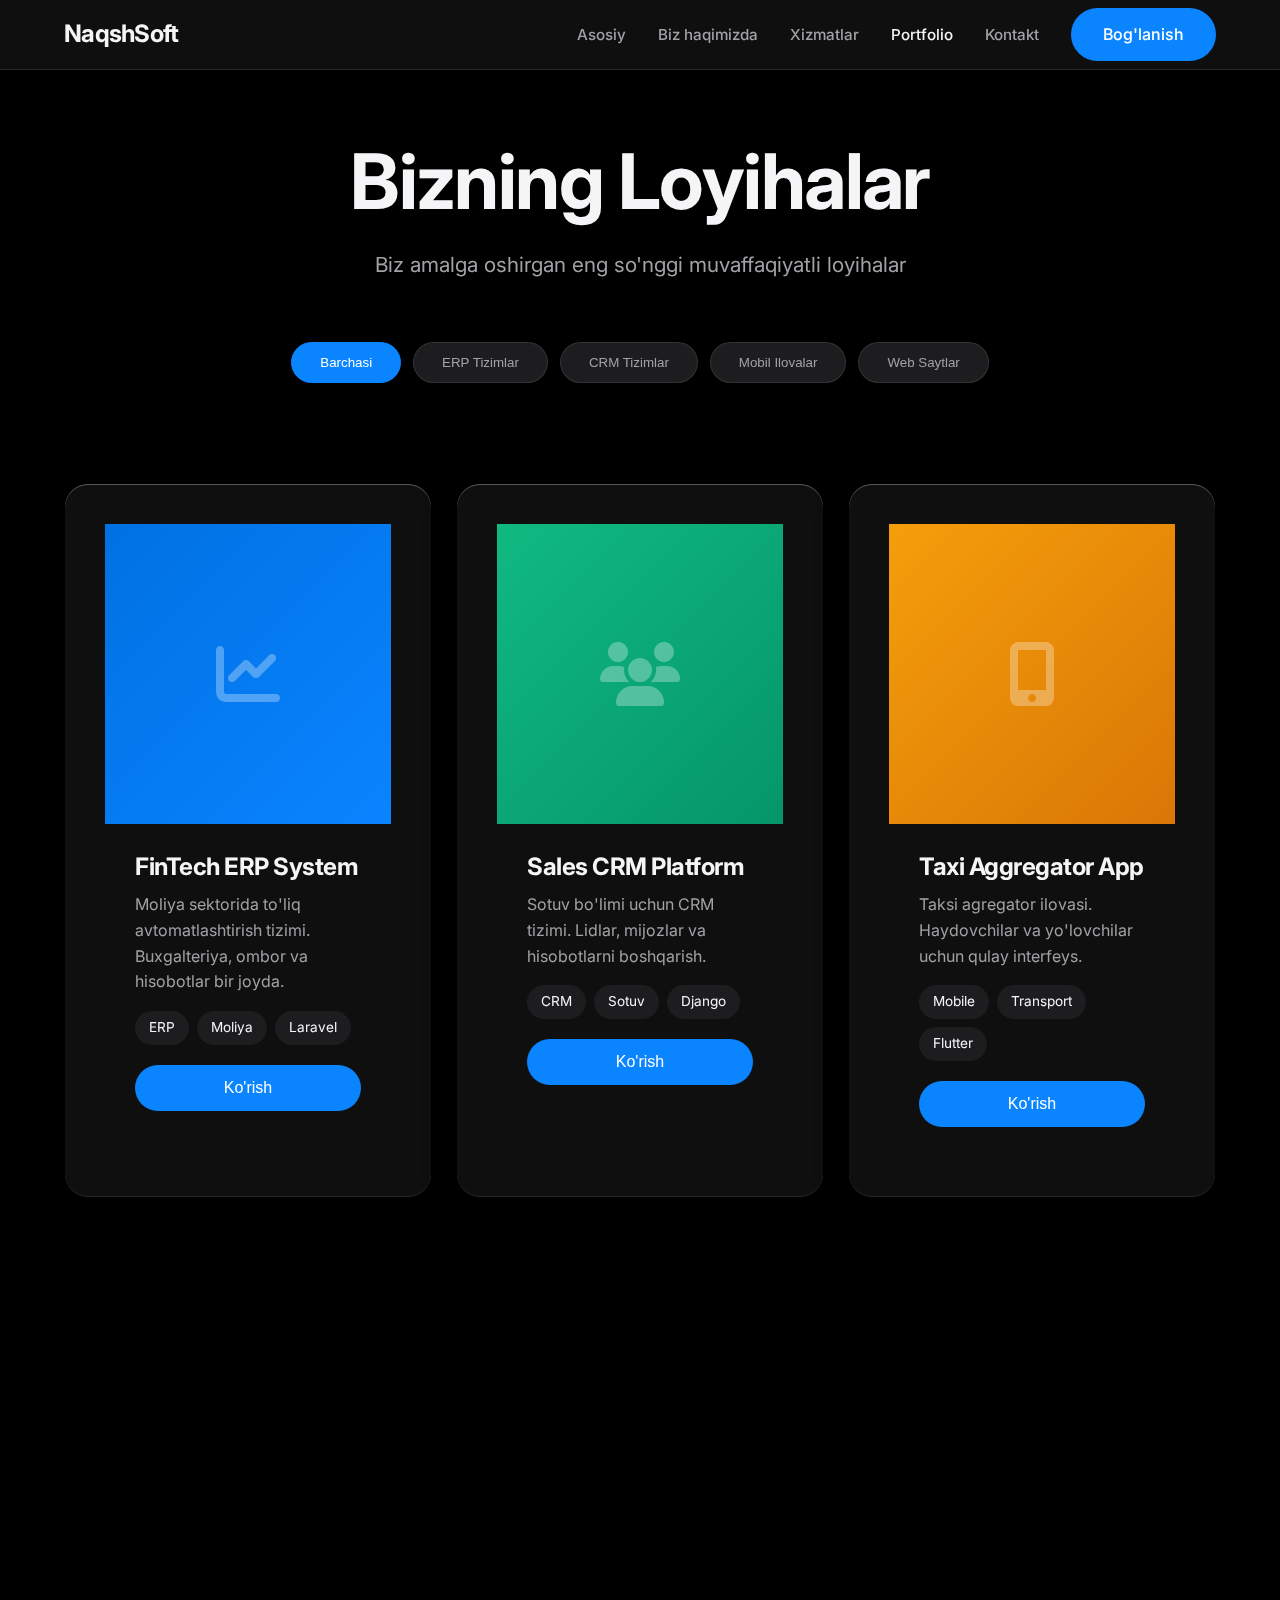
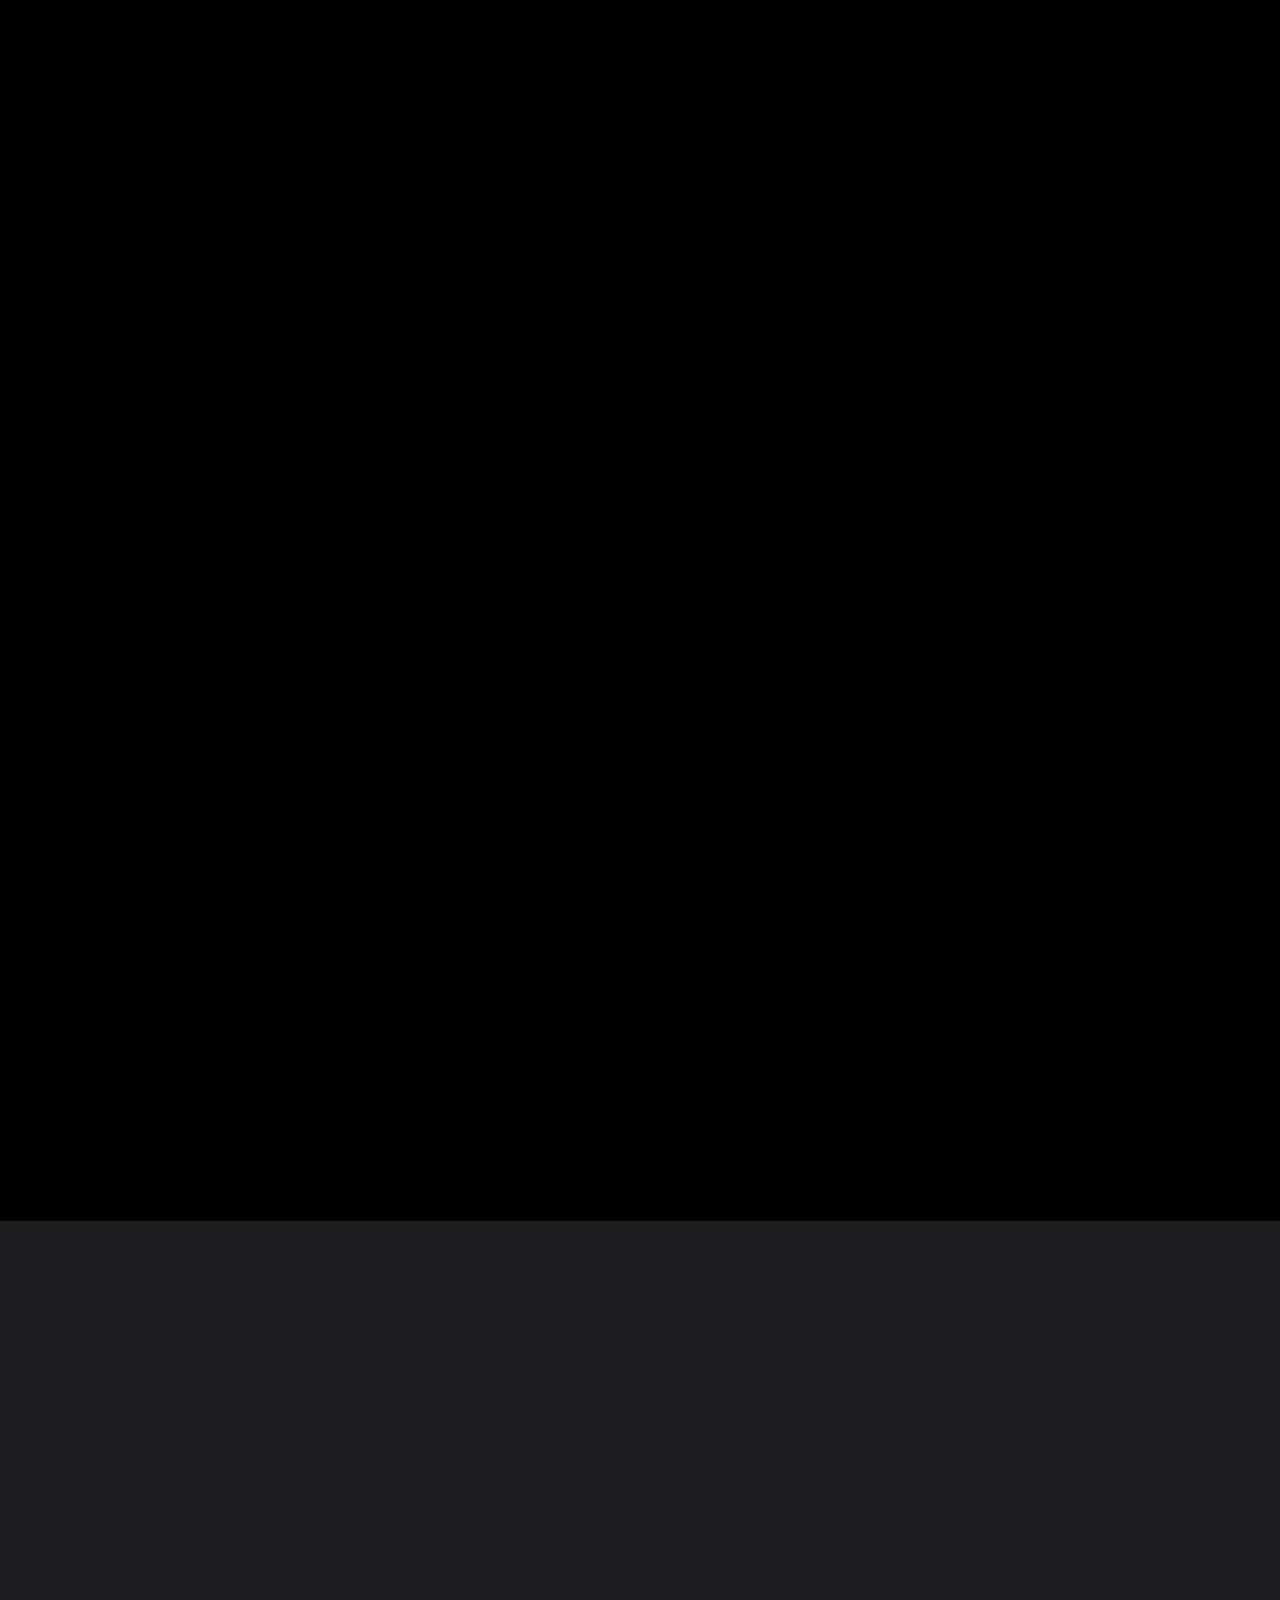
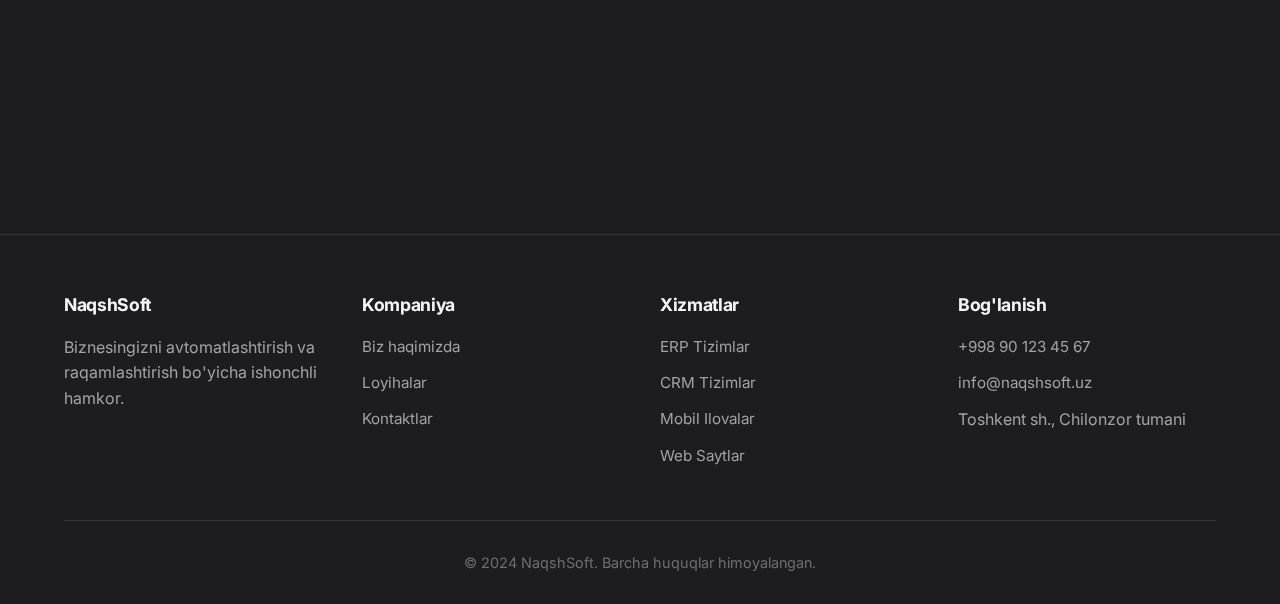
<file: portfolio.html>
<!DOCTYPE html>
<html lang="uz" data-theme="light">
<head>
    <meta charset="UTF-8">
    <meta name="viewport" content="width=device-width, initial-scale=1.0">
    <title>Portfolio - NaqshSoft</title>
    <link rel="stylesheet" href="css/style.css">
    <link rel="stylesheet" href="https://cdnjs.cloudflare.com/ajax/libs/font-awesome/6.4.0/css/all.min.css">
    <style>
        .filter-buttons {
            display: flex;
            justify-content: center;
            gap: 12px;
            margin-bottom: 60px;
            flex-wrap: wrap;
        }
        .filter-btn {
            padding: 12px 28px;
            border-radius: 50px;
            background: var(--bg-secondary);
            color: var(--text-secondary);
            border: 1px solid var(--border);
            cursor: pointer;
            transition: var(--transition);
            font-weight: 500;
        }
        .filter-btn:hover,
        .filter-btn.active {
            background: var(--accent);
            color: #fff;
            border-color: var(--accent);
        }
        .portfolio-card {
            position: relative;
            overflow: hidden;
            border-radius: 24px;
            transition: var(--transition);
        }
        .portfolio-card:hover {
            transform: translateY(-8px);
        }
        .portfolio-image {
            width: 100%;
            height: 300px;
            display: flex;
            align-items: center;
            justify-content: center;
            font-size: 4rem;
            color: rgba(255,255,255,0.3);
            position: relative;
        }
        .portfolio-info {
            padding: 30px;
        }
        
        /* Modal Styles */
        .modal {
            display: none;
            position: fixed;
            z-index: 9999;
            left: 0;
            top: 0;
            width: 100%;
            height: 100%;
            background: rgba(0, 0, 0, 0.8);
            backdrop-filter: blur(10px);
            animation: fadeIn 0.3s ease;
        }
        
        .modal.active {
            display: flex;
            align-items: center;
            justify-content: center;
        }
        
        .modal-content {
            max-width: 900px;
            width: 90%;
            max-height: 90vh;
            overflow-y: auto;
            position: relative;
            animation: slideUp 0.3s ease;
            padding: 50px !important;
        }
        
        .modal-close {
            position: absolute;
            top: 20px;
            right: 30px;
            font-size: 40px;
            font-weight: 300;
            color: var(--text-primary);
            cursor: pointer;
            transition: var(--transition);
            z-index: 10;
        }
        
        .modal-close:hover {
            color: var(--accent);
            transform: rotate(90deg);
        }
        
        @keyframes fadeIn {
            from { opacity: 0; }
            to { opacity: 1; }
        }
        
        @keyframes slideUp {
            from {
                opacity: 0;
                transform: translateY(50px);
            }
            to {
                opacity: 1;
                transform: translateY(0);
            }
        }
    </style>
</head>
<body>

    <!-- NAVBAR -->
    <nav class="navbar scrolled">
        <div class="container nav-container">
            <a href="index.html" class="logo">NaqshSoft</a>
            
            <ul class="nav-links">
                <li><a href="index.html" class="nav-link">Asosiy</a></li>
                <li><a href="about.html" class="nav-link">Biz haqimizda</a></li>
                <li><a href="services.html" class="nav-link">Xizmatlar</a></li>
                <li><a href="portfolio.html" class="nav-link active">Portfolio</a></li>
                <li><a href="contact.html" class="nav-link">Kontakt</a></li>
                <li><a href="contact.html" class="btn btn-primary">Bog'lanish</a></li>
            </ul>
            
            <div class="hamburger">
                <span></span>
                <span></span>
                <span></span>
            </div>
        </div>
    </nav>

    <!-- PAGE HEADER -->
    <section class="section" style="padding-top: 140px; padding-bottom: 60px;">
        <div class="container" style="text-align: center;">
            <h1 class="fade-in" style="margin-bottom: 24px;">Bizning Loyihalar</h1>
            <p class="fade-in" style="font-size: 1.3rem; max-width: 700px; margin: 0 auto;">
                Biz amalga oshirgan eng so'nggi muvaffaqiyatli loyihalar
            </p>
        </div>
    </section>

    <!-- FILTERS -->
    <section style="padding-bottom: 40px;">
        <div class="container">
            <div class="filter-buttons animate-item fade-in-up">
                <button class="filter-btn active" data-filter="all">Barchasi</button>
                <button class="filter-btn" data-filter="erp">ERP Tizimlar</button>
                <button class="filter-btn" data-filter="crm">CRM Tizimlar</button>
                <button class="filter-btn" data-filter="mobile">Mobil Ilovalar</button>
                <button class="filter-btn" data-filter="web">Web Saytlar</button>
            </div>
        </div>
    </section>

    <!-- PORTFOLIO GRID -->
    <section class="section" style="padding-top: 0;">
        <div class="container">
            <div class="grid grid-3" id="portfolio-grid">
                
                <!-- Project 1 - ERP -->
                <div class="portfolio-card card glass animate-item zoom-in delay-100" data-category="erp">
                    <div class="portfolio-image" style="background: linear-gradient(135deg, #0071E3 0%, #0A84FF 100%);">
                        <i class="fas fa-chart-line"></i>
                    </div>
                    <div class="portfolio-info">
                        <h3 style="margin-bottom: 12px;">FinTech ERP System</h3>
                        <p style="margin-bottom: 16px;">Moliya sektorida to'liq avtomatlashtirish tizimi. Buxgalteriya, ombor va hisobotlar bir joyda.</p>
                        <div style="display: flex; gap: 8px; flex-wrap: wrap; margin-bottom: 20px;">
                            <span style="background: var(--bg-secondary); padding: 6px 14px; border-radius: 20px; font-size: 0.85rem;">ERP</span>
                            <span style="background: var(--bg-secondary); padding: 6px 14px; border-radius: 20px; font-size: 0.85rem;">Moliya</span>
                            <span style="background: var(--bg-secondary); padding: 6px 14px; border-radius: 20px; font-size: 0.85rem;">Laravel</span>
                        </div>
                        <button class="btn btn-primary" style="width: 100%;" onclick="openModal('project1')">Ko'rish</button>
                    </div>
                </div>

                <!-- Project 2 - CRM -->
                <div class="portfolio-card card glass animate-item zoom-in delay-200" data-category="crm">
                    <div class="portfolio-image" style="background: linear-gradient(135deg, #10B981 0%, #059669 100%);">
                        <i class="fas fa-users"></i>
                    </div>
                    <div class="portfolio-info">
                        <h3 style="margin-bottom: 12px;">Sales CRM Platform</h3>
                        <p style="margin-bottom: 16px;">Sotuv bo'limi uchun CRM tizimi. Lidlar, mijozlar va hisobotlarni boshqarish.</p>
                        <div style="display: flex; gap: 8px; flex-wrap: wrap; margin-bottom: 20px;">
                            <span style="background: var(--bg-secondary); padding: 6px 14px; border-radius: 20px; font-size: 0.85rem;">CRM</span>
                            <span style="background: var(--bg-secondary); padding: 6px 14px; border-radius: 20px; font-size: 0.85rem;">Sotuv</span>
                            <span style="background: var(--bg-secondary); padding: 6px 14px; border-radius: 20px; font-size: 0.85rem;">Django</span>
                        </div>
                        <button class="btn btn-primary" style="width: 100%;" onclick="openModal('project2')">Ko'rish</button>
                    </div>
                </div>

                <!-- Project 3 - Mobile -->
                <div class="portfolio-card card glass animate-item zoom-in delay-300" data-category="mobile">
                    <div class="portfolio-image" style="background: linear-gradient(135deg, #F59E0B 0%, #D97706 100%);">
                        <i class="fas fa-mobile-alt"></i>
                    </div>
                    <div class="portfolio-info">
                        <h3 style="margin-bottom: 12px;">Taxi Aggregator App</h3>
                        <p style="margin-bottom: 16px;">Taksi agregator ilovasi. Haydovchilar va yo'lovchilar uchun qulay interfeys.</p>
                        <div style="display: flex; gap: 8px; flex-wrap: wrap; margin-bottom: 20px;">
                            <span style="background: var(--bg-secondary); padding: 6px 14px; border-radius: 20px; font-size: 0.85rem;">Mobile</span>
                            <span style="background: var(--bg-secondary); padding: 6px 14px; border-radius: 20px; font-size: 0.85rem;">Transport</span>
                            <span style="background: var(--bg-secondary); padding: 6px 14px; border-radius: 20px; font-size: 0.85rem;">Flutter</span>
                        </div>
                        <button class="btn btn-primary" style="width: 100%;" onclick="openModal('project3')">Ko'rish</button>
                    </div>
                </div>

                <!-- Project 4 - Web -->
                <div class="portfolio-card card glass animate-item zoom-in delay-100" data-category="web">
                    <div class="portfolio-image" style="background: linear-gradient(135deg, #8B5CF6 0%, #7C3AED 100%);">
                        <i class="fas fa-shopping-cart"></i>
                    </div>
                    <div class="portfolio-info">
                        <h3 style="margin-bottom: 12px;">E-Commerce Platform</h3>
                        <p style="margin-bottom: 16px;">Zamonaviy onlayn savdo platformasi. To'lov tizimlari va admin panel.</p>
                        <div style="display: flex; gap: 8px; flex-wrap: wrap; margin-bottom: 20px;">
                            <span style="background: var(--bg-secondary); padding: 6px 14px; border-radius: 20px; font-size: 0.85rem;">Web</span>
                            <span style="background: var(--bg-secondary); padding: 6px 14px; border-radius: 20px; font-size: 0.85rem;">E-Commerce</span>
                            <span style="background: var(--bg-secondary); padding: 6px 14px; border-radius: 20px; font-size: 0.85rem;">React</span>
                        </div>
                        <button class="btn btn-primary" style="width: 100%;" onclick="openModal('project4')">Ko'rish</button>
                    </div>
                </div>

                <!-- Project 5 - CRM -->
                <div class="portfolio-card card glass animate-item zoom-in delay-200" data-category="crm">
                    <div class="portfolio-image" style="background: linear-gradient(135deg, #EC4899 0%, #DB2777 100%);">
                        <i class="fas fa-clinic-medical"></i>
                    </div>
                    <div class="portfolio-info">
                        <h3 style="margin-bottom: 12px;">MedCRM System</h3>
                        <p style="margin-bottom: 16px;">Tibbiyot muassasalari uchun CRM. Bemorlar va navbatlarni boshqarish.</p>
                        <div style="display: flex; gap: 8px; flex-wrap: wrap; margin-bottom: 20px;">
                            <span style="background: var(--bg-secondary); padding: 6px 14px; border-radius: 20px; font-size: 0.85rem;">CRM</span>
                            <span style="background: var(--bg-secondary); padding: 6px 14px; border-radius: 20px; font-size: 0.85rem;">Tibbiyot</span>
                            <span style="background: var(--bg-secondary); padding: 6px 14px; border-radius: 20px; font-size: 0.85rem;">Laravel</span>
                        </div>
                        <button class="btn btn-primary" style="width: 100%;" onclick="openModal('project5')">Ko'rish</button>
                    </div>
                </div>

                <!-- Project 6 - Mobile -->
                <div class="portfolio-card card glass animate-item zoom-in delay-300" data-category="mobile">
                    <div class="portfolio-image" style="background: linear-gradient(135deg, #06B6D4 0%, #0891B2 100%);">
                        <i class="fas fa-graduation-cap"></i>
                    </div>
                    <div class="portfolio-info">
                        <h3 style="margin-bottom: 12px;">EduCenter Mobile App</h3>
                        <p style="margin-bottom: 16px;">Ta'lim markazi uchun mobil ilova. Darslar, o'qituvchilar va to'lovlar.</p>
                        <div style="display: flex; gap: 8px; flex-wrap: wrap; margin-bottom: 20px;">
                            <span style="background: var(--bg-secondary); padding: 6px 14px; border-radius: 20px; font-size: 0.85rem;">Mobile</span>
                            <span style="background: var(--bg-secondary); padding: 6px 14px; border-radius: 20px; font-size: 0.85rem;">Ta'lim</span>
                            <span style="background: var(--bg-secondary); padding: 6px 14px; border-radius: 20px; font-size: 0.85rem;">React Native</span>
                        </div>
                        <button class="btn btn-primary" style="width: 100%;" onclick="openModal('project6')">Ko'rish</button>
                    </div>
                </div>

                <!-- Project 7 - ERP -->
                <div class="portfolio-card card glass animate-item zoom-in delay-100" data-category="erp">
                    <div class="portfolio-image" style="background: linear-gradient(135deg, #EF4444 0%, #DC2626 100%);">
                        <i class="fas fa-warehouse"></i>
                    </div>
                    <div class="portfolio-info">
                        <h3 style="margin-bottom: 12px;">Warehouse Management</h3>
                        <p style="margin-bottom: 16px;">Ombor boshqaruvi tizimi. Mahsulotlar, kirim-chiqim va hisobotlar.</p>
                        <div style="display: flex; gap: 8px; flex-wrap: wrap; margin-bottom: 20px;">
                            <span style="background: var(--bg-secondary); padding: 6px 14px; border-radius: 20px; font-size: 0.85rem;">ERP</span>
                            <span style="background: var(--bg-secondary); padding: 6px 14px; border-radius: 20px; font-size: 0.85rem;">Ombor</span>
                            <span style="background: var(--bg-secondary); padding: 6px 14px; border-radius: 20px; font-size: 0.85rem;">Python</span>
                        </div>
                        <button class="btn btn-primary" style="width: 100%;" onclick="openModal('project7')">Ko'rish</button>
                    </div>
                </div>

                <!-- Project 8 - Web -->
                <div class="portfolio-card card glass animate-item zoom-in delay-200" data-category="web">
                    <div class="portfolio-image" style="background: linear-gradient(135deg, #14B8A6 0%, #0D9488 100%);">
                        <i class="fas fa-hotel"></i>
                    </div>
                    <div class="portfolio-info">
                        <h3 style="margin-bottom: 12px;">Hotel Booking System</h3>
                        <p style="margin-bottom: 16px;">Mehmonxona bron qilish tizimi. Xonalar, mijozlar va to'lovlar.</p>
                        <div style="display: flex; gap: 8px; flex-wrap: wrap; margin-bottom: 20px;">
                            <span style="background: var(--bg-secondary); padding: 6px 14px; border-radius: 20px; font-size: 0.85rem;">Web</span>
                            <span style="background: var(--bg-secondary); padding: 6px 14px; border-radius: 20px; font-size: 0.85rem;">Turizm</span>
                            <span style="background: var(--bg-secondary); padding: 6px 14px; border-radius: 20px; font-size: 0.85rem;">Next.js</span>
                        </div>
                        <button class="btn btn-primary" style="width: 100%;" onclick="openModal('project8')">Ko'rish</button>
                    </div>
                </div>

                <!-- Project 9 - Web -->
                <div class="portfolio-card card glass animate-item zoom-in delay-300" data-category="web">
                    <div class="portfolio-image" style="background: linear-gradient(135deg, #F97316 0%, #EA580C 100%);">
                        <i class="fas fa-utensils"></i>
                    </div>
                    <div class="portfolio-info">
                        <h3 style="margin-bottom: 12px;">Restaurant Website</h3>
                        <p style="margin-bottom: 16px;">Restoran uchun zamonaviy web sayt. Menyu, buyurtma va bron qilish.</p>
                        <div style="display: flex; gap: 8px; flex-wrap: wrap; margin-bottom: 20px;">
                            <span style="background: var(--bg-secondary); padding: 6px 14px; border-radius: 20px; font-size: 0.85rem;">Web</span>
                            <span style="background: var(--bg-secondary); padding: 6px 14px; border-radius: 20px; font-size: 0.85rem;">Restoran</span>
                            <span style="background: var(--bg-secondary); padding: 6px 14px; border-radius: 20px; font-size: 0.85rem;">WordPress</span>
                        </div>
                        <button class="btn btn-primary" style="width: 100%;" onclick="openModal('project9')">Ko'rish</button>
                    </div>
                </div>

            </div>
        </div>
    </section>

    <!-- CTA -->
    <section class="section" style="background: var(--bg-secondary);">
        <div class="container">
            <div class="card glass animate-item zoom-in" style="text-align: center; padding: 80px 40px;">
                <h2 style="margin-bottom: 24px;">Sizning loyihangiz keyingisi bo'lishi mumkin</h2>
                <p style="font-size: 1.2rem; max-width: 600px; margin: 0 auto 40px;">
                    Biz bilan bog'laning va loyihangizni muhokama qilaylik
                </p>
                <a href="contact.html" class="btn btn-primary" style="font-size: 1.1rem; padding: 16px 40px;">
                    Bog'lanish
                </a>
            </div>
        </div>
    </section>

    <!-- PROJECT DETAIL MODAL -->
    <div id="projectModal" class="modal">
        <div class="modal-content card glass">
            <span class="modal-close" onclick="closeModal()">&times;</span>
            <div id="modalBody"></div>
        </div>
    </div>

    <!-- FOOTER -->
    <footer class="footer">
        <div class="container">
            <div class="footer-content">
                <div>
                    <h4>NaqshSoft</h4>
                    <p style="margin-top: 16px;">Biznesingizni avtomatlashtirish va raqamlashtirish bo'yicha ishonchli hamkor.</p>
                </div>
                <div>
                    <h4>Kompaniya</h4>
                    <a href="about.html">Biz haqimizda</a>
                    <a href="portfolio.html">Loyihalar</a>
                    <a href="contact.html">Kontaktlar</a>
                </div>
                <div>
                    <h4>Xizmatlar</h4>
                    <a href="services.html">ERP Tizimlar</a>
                    <a href="services.html">CRM Tizimlar</a>
                    <a href="services.html">Mobil Ilovalar</a>
                    <a href="services.html">Web Saytlar</a>
                </div>
                <div>
                    <h4>Bog'lanish</h4>
                    <a href="tel:+998901234567">+998 90 123 45 67</a>
                    <a href="mailto:info@naqshsoft.uz">info@naqshsoft.uz</a>
                    <p style="margin-top: 12px;">Toshkent sh., Chilonzor tumani</p>
                </div>
            </div>
            <div class="footer-bottom">
                &copy; 2024 NaqshSoft. Barcha huquqlar himoyalangan.
            </div>
        </div>
    </footer>

    <script src="js/script.js"></script>
    <script>
        // Project Details Data
        const projectData = {
            project1: {
                title: "FinTech ERP System",
                category: "ERP Tizim",
                client: "FinanceHub LLC",
                date: "2023-yil, Dekabr",
                tech: ["Laravel", "Vue.js", "PostgreSQL", "Redis"],
                description: "Moliya sektorida faoliyat yurituvchi kompaniya uchun to'liq ERP tizimi. Buxgalteriya, ombor, HR va hisobotlarni bir joyda boshqarish imkoniyati.",
                features: [
                    "Buxgalteriya va moliyaviy hisobotlar",
                    "Ombor boshqaruvi va inventarizatsiya",
                    "HR moduli va ish haqi hisoblash",
                    "Real-time dashboard va analytics",
                    "Multi-currency support",
                    "Avtomatik backup va xavfsizlik"
                ],
                results: [
                    "Hisob-kitob jarayonlari 70% tezlashdi",
                    "Xatolar 85% kamaydi",
                    "Oylik hisobotlar 5 daqiqada tayyor"
                ]
            },
            project2: {
                title: "Sales CRM Platform",
                category: "CRM Tizim",
                client: "SalesBoost Inc",
                date: "2024-yil, Yanvar",
                tech: ["Django", "React", "MySQL", "Celery"],
                description: "Sotuv bo'limi uchun professional CRM platformasi. Lidlarni boshqarish, mijozlar bazasi va sotuv voronkasini kuzatish.",
                features: [
                    "Lid boshqaruvi va tracking",
                    "Mijozlar bazasi (CRM)",
                    "Sotuv voronkasi va analytics",
                    "Email va SMS integratsiya",
                    "Task management",
                    "Avtomatik eslatmalar"
                ],
                results: [
                    "Sotuv 45% oshdi",
                    "Lid konversiyasi 60% yaxshilandi",
                    "Mijozlar bilan ishlash samaradorligi 3x oshdi"
                ]
            },
            project3: {
                title: "Taxi Aggregator App",
                category: "Mobil Ilova",
                client: "QuickRide",
                date: "2023-yil, Oktabr",
                tech: ["Flutter", "Firebase", "Google Maps API", "Node.js"],
                description: "Taksi agregator mobil ilovasi. Haydovchilar va yo'lovchilar uchun qulay interfeys, real-time tracking va to'lov tizimlari.",
                features: [
                    "Real-time GPS tracking",
                    "Haydovchi va yo'lovchi ilovasi",
                    "To'lov tizimlari integratsiyasi",
                    "Rating va review tizimi",
                    "Push notifications",
                    "Promo kod va chegirmalar"
                ],
                results: [
                    "10,000+ yuklab olish (birinchi oyda)",
                    "4.8 ⭐ rating App Store'da",
                    "Kunlik 500+ sayohat"
                ]
            },
            project4: {
                title: "E-Commerce Platform",
                category: "Web Sayt",
                client: "ShopHub",
                date: "2024-yil, Fevral",
                tech: ["React", "Next.js", "Stripe", "MongoDB"],
                description: "Zamonaviy onlayn savdo platformasi. Admin panel, to'lov tizimlari va yetkazib berish integratsiyasi.",
                features: [
                    "Mahsulot katalogi va qidiruv",
                    "Savat va checkout",
                    "To'lov tizimlari (Stripe, PayPal)",
                    "Admin panel",
                    "Buyurtmalarni kuzatish",
                    "SEO optimizatsiya"
                ],
                results: [
                    "Oylik 50,000$ savdo",
                    "1000+ faol foydalanuvchi",
                    "Conversion rate 3.5%"
                ]
            },
            project5: {
                title: "MedCRM System",
                category: "CRM Tizim",
                client: "HealthCare Clinic",
                date: "2023-yil, Sentyabr",
                tech: ["Laravel", "MySQL", "Twilio", "Chart.js"],
                description: "Tibbiyot muassasalari uchun CRM. Bemorlar bazasi, navbatlar va tibbiy kartalar.",
                features: [
                    "Bemorlar bazasi",
                    "Navbat boshqaruvi",
                    "Tibbiy kartalar",
                    "SMS eslatmalar",
                    "Hisobotlar va statistika",
                    "Shifokorlar uchun dashboard"
                ],
                results: [
                    "Navbat vaqti 40% qisqardi",
                    "Bemorlar qoniqishi 90%+",
                    "Qog'oz ishlatish 80% kamaydi"
                ]
            },
            project6: {
                title: "EduCenter Mobile App",
                category: "Mobil Ilova",
                client: "SmartEdu Center",
                date: "2024-yil, Mart",
                tech: ["React Native", "Firebase", "Stripe", "Node.js"],
                description: "Ta'lim markazi uchun mobil ilova. Darslar jadvali, o'qituvchilar va to'lovlar.",
                features: [
                    "Darslar jadvali",
                    "O'qituvchilar ro'yxati",
                    "To'lovlar tarixi",
                    "Baholar va natijalar",
                    "Push notifications",
                    "Video darslar"
                ],
                results: [
                    "500+ o'quvchi foydalanmoqda",
                    "To'lovlar 95% onlayn",
                    "Ota-onalar qoniqishi yuqori"
                ]
            },
            project7: {
                title: "Warehouse Management",
                category: "ERP Tizim",
                client: "LogisticsPro",
                date: "2023-yil, Avgust",
                tech: ["Python", "Django", "PostgreSQL", "Barcode Scanner"],
                description: "Ombor boshqaruvi tizimi. Mahsulotlar, kirim-chiqim va inventarizatsiya.",
                features: [
                    "Mahsulotlar bazasi",
                    "Kirim-chiqim nazorati",
                    "Barcode scanning",
                    "Inventarizatsiya",
                    "Hisobotlar",
                    "Multi-warehouse support"
                ],
                results: [
                    "Inventarizatsiya vaqti 60% qisqardi",
                    "Xatolar 90% kamaydi",
                    "Samaradorlik 2x oshdi"
                ]
            },
            project8: {
                title: "Hotel Booking System",
                category: "Web Sayt",
                client: "LuxuryStay Hotels",
                date: "2024-yil, Aprel",
                tech: ["Next.js", "Prisma", "Stripe", "Cloudinary"],
                description: "Mehmonxona bron qilish tizimi. Xonalar, mijozlar va to'lovlar boshqaruvi.",
                features: [
                    "Xonalarni bron qilish",
                    "To'lov tizimlari",
                    "Mijozlar bazasi",
                    "Admin panel",
                    "Email tasdiqlash",
                    "Rasmlar galereyasi"
                ],
                results: [
                    "Bron qilish 50% oshdi",
                    "Onlayn to'lovlar 80%",
                    "Mijozlar qoniqishi 95%"
                ]
            },
            project9: {
                title: "Restaurant Website",
                category: "Web Sayt",
                client: "Gourmet Bistro",
                date: "2023-yil, Iyul",
                tech: ["WordPress", "WooCommerce", "Elementor", "PHP"],
                description: "Restoran uchun zamonaviy web sayt. Menyu, buyurtma va bron qilish imkoniyati.",
                features: [
                    "Menyu katalogi",
                    "Onlayn buyurtma",
                    "Stol bron qilish",
                    "Galeriya",
                    "Kontakt forma",
                    "Google Maps"
                ],
                results: [
                    "Onlayn buyurtmalar 40% oshdi",
                    "Sayt trafigi 3x oshdi",
                    "Bron qilish oson va tez"
                ]
            }
        };

        // Open Modal Function
        function openModal(projectId) {
            const modal = document.getElementById('projectModal');
            const modalBody = document.getElementById('modalBody');
            const project = projectData[projectId];

            if (!project) return;

            modalBody.innerHTML = `
                <h2 style="margin-bottom: 16px; font-size: 2.5rem;">${project.title}</h2>
                <div style="display: flex; gap: 12px; margin-bottom: 30px; flex-wrap: wrap;">
                    <span style="background: var(--accent); color: #fff; padding: 8px 16px; border-radius: 20px; font-size: 0.9rem;">${project.category}</span>
                    <span style="background: var(--bg-secondary); padding: 8px 16px; border-radius: 20px; font-size: 0.9rem;">${project.date}</span>
                </div>

                <div style="margin-bottom: 40px;">
                    <h3 style="margin-bottom: 16px; font-size: 1.5rem;">Loyiha haqida</h3>
                    <p style="font-size: 1.1rem; line-height: 1.8;">${project.description}</p>
                </div>

                <div style="margin-bottom: 40px;">
                    <h3 style="margin-bottom: 16px; font-size: 1.5rem;">Texnologiyalar</h3>
                    <div style="display: flex; gap: 10px; flex-wrap: wrap;">
                        ${project.tech.map(t => `<span style="background: var(--bg-secondary); padding: 10px 20px; border-radius: 12px; font-size: 1rem;">${t}</span>`).join('')}
                    </div>
                </div>

                <div style="margin-bottom: 40px;">
                    <h3 style="margin-bottom: 16px; font-size: 1.5rem;">Asosiy funksiyalar</h3>
                    <ul style="list-style: none; padding: 0;">
                        ${project.features.map(f => `
                            <li style="padding: 12px 0; border-bottom: 1px solid var(--border); display: flex; align-items: center; gap: 12px;">
                                <i class="fas fa-check-circle" style="color: var(--accent); font-size: 1.2rem;"></i>
                                <span style="font-size: 1.05rem;">${f}</span>
                            </li>
                        `).join('')}
                    </ul>
                </div>

                <div style="background: var(--bg-secondary); padding: 30px; border-radius: 16px;">
                    <h3 style="margin-bottom: 20px; font-size: 1.5rem;">Natijalar</h3>
                    <ul style="list-style: none; padding: 0;">
                        ${project.results.map(r => `
                            <li style="padding: 10px 0; display: flex; align-items: center; gap: 12px;">
                                <i class="fas fa-chart-line" style="color: var(--accent); font-size: 1.2rem;"></i>
                                <span style="font-size: 1.05rem; font-weight: 500;">${r}</span>
                            </li>
                        `).join('')}
                    </ul>
                </div>

                <div style="margin-top: 40px; text-align: center;">
                    <a href="contact.html" class="btn btn-primary" style="font-size: 1.1rem; padding: 16px 40px;">
                        Shunga o'xshash loyiha buyurtma qilish
                    </a>
                </div>
            `;

            modal.classList.add('active');
            document.body.style.overflow = 'hidden';
        }

        // Close Modal Function
        function closeModal() {
            const modal = document.getElementById('projectModal');
            modal.classList.remove('active');
            document.body.style.overflow = '';
        }

        // Close on outside click
        document.getElementById('projectModal').addEventListener('click', function(e) {
            if (e.target === this) {
                closeModal();
            }
        });

        // Close on ESC key
        document.addEventListener('keydown', function(e) {
            if (e.key === 'Escape') {
                closeModal();
            }
        });

        // Portfolio Filter
        const filterBtns = document.querySelectorAll('.filter-btn');
        const portfolioItems = document.querySelectorAll('.portfolio-card');

        filterBtns.forEach(btn => {
            btn.addEventListener('click', () => {
                // Remove active class from all buttons
                filterBtns.forEach(b => b.classList.remove('active'));
                // Add active class to clicked button
                btn.classList.add('active');

                const filter = btn.getAttribute('data-filter');

                portfolioItems.forEach(item => {
                    const category = item.getAttribute('data-category');
                    
                    if (filter === 'all' || category === filter) {
                        item.style.display = 'block';
                        setTimeout(() => {
                            item.style.opacity = '1';
                            item.style.transform = 'translateY(0)';
                        }, 10);
                    } else {
                        item.style.opacity = '0';
                        item.style.transform = 'translateY(20px)';
                        setTimeout(() => {
                            item.style.display = 'none';
                        }, 300);
                    }
                });
            });
        });
    </script>
</body>
</html>
</file>
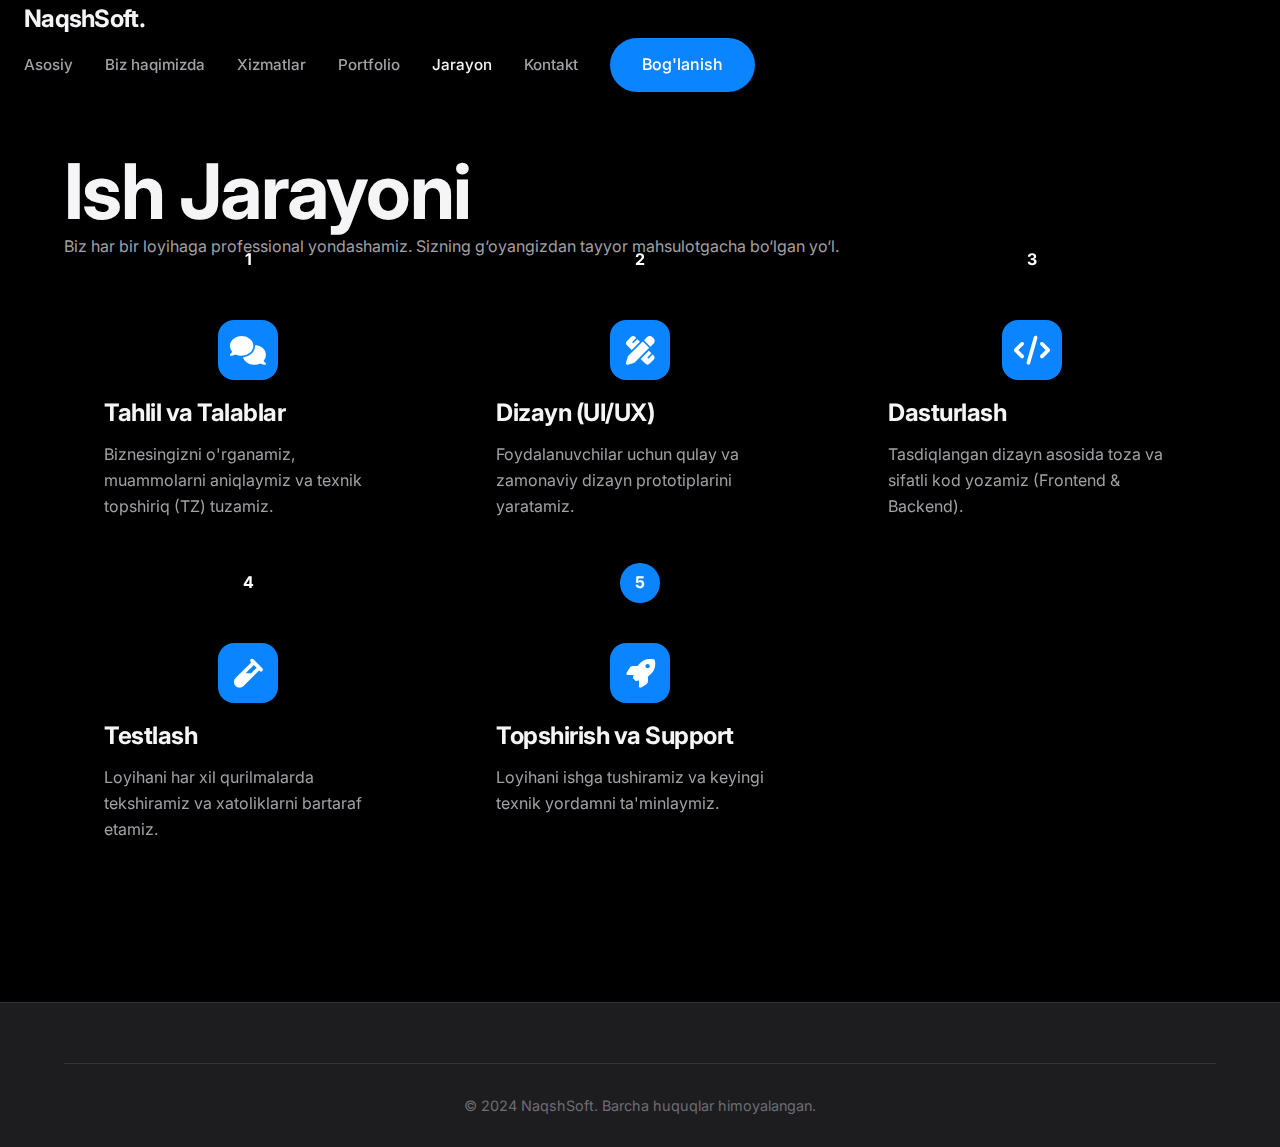
<file: process.html>
<!DOCTYPE html>
<html lang="uz">
<head>
    <meta charset="UTF-8">
    <meta name="viewport" content="width=device-width, initial-scale=1.0">
    <title>Ish Jarayoni - NaqshSoft</title>
    <link rel="stylesheet" href="css/style.css">
    <link rel="stylesheet" href="https://cdnjs.cloudflare.com/ajax/libs/font-awesome/6.4.0/css/all.min.css">
</head>
<body>
    <header class="header">
        <div class="container navbar">
            <a href="index.html" class="logo">Naqsh<span>Soft.</span></a>
            <nav>
                <ul class="nav-links">
                    <li><a href="index.html" class="nav-link">Asosiy</a></li>
                    <li><a href="about.html" class="nav-link">Biz haqimizda</a></li>
                    <li><a href="services.html" class="nav-link">Xizmatlar</a></li>
                    <li><a href="portfolio.html" class="nav-link">Portfolio</a></li>
                    <!-- Active Link -->
                    <li><a href="process.html" class="nav-link active">Jarayon</a></li>
                    <li><a href="contact.html" class="nav-link">Kontakt</a></li>
                    <li><a href="contact.html" class="btn btn-primary">Bog'lanish</a></li>
                </ul>
            </nav>
            <div class="hamburger"><i class="fas fa-bars"></i></div>
        </div>
    </header>

    <section class="section" style="padding-top: 150px;">
        <div class="container text-center mb-4">
            <h1 class="section-title">Ish Jarayoni</h1>
            <p class="section-desc">Biz har bir loyihaga professional yondashamiz. Sizning g‘oyangizdan tayyor mahsulotgacha bo‘lgan yo‘l.</p>
        </div>

        <div class="container">
            <div class="grid grid-3">
                <!-- Step 1 -->
                <div class="card text-center" style="position: relative;">
                    <div style="position: absolute; top: -20px; left: 50%; transform: translateX(-50%); background: var(--primary); color: #fff; width: 40px; height: 40px; border-radius: 50%; display: flex; align-items: center; justify-content: center; font-weight: bold;">1</div>
                    <div class="card-icon" style="margin: 20px auto 20px;"><i class="fas fa-comments"></i></div>
                    <h3>Tahlil va Talablar</h3>
                    <p>Biznesingizni o'rganamiz, muammolarni aniqlaymiz va texnik topshiriq (TZ) tuzamiz.</p>
                </div>

                <!-- Step 2 -->
                <div class="card text-center" style="position: relative;">
                    <div style="position: absolute; top: -20px; left: 50%; transform: translateX(-50%); background: var(--primary); color: #fff; width: 40px; height: 40px; border-radius: 50%; display: flex; align-items: center; justify-content: center; font-weight: bold;">2</div>
                    <div class="card-icon" style="margin: 20px auto 20px;"><i class="fas fa-pencil-ruler"></i></div>
                    <h3>Dizayn (UI/UX)</h3>
                    <p>Foydalanuvchilar uchun qulay va zamonaviy dizayn prototiplarini yaratamiz.</p>
                </div>

                <!-- Step 3 -->
                <div class="card text-center" style="position: relative;">
                    <div style="position: absolute; top: -20px; left: 50%; transform: translateX(-50%); background: var(--primary); color: #fff; width: 40px; height: 40px; border-radius: 50%; display: flex; align-items: center; justify-content: center; font-weight: bold;">3</div>
                    <div class="card-icon" style="margin: 20px auto 20px;"><i class="fas fa-code"></i></div>
                    <h3>Dasturlash</h3>
                    <p>Tasdiqlangan dizayn asosida toza va sifatli kod yozamiz (Frontend & Backend).</p>
                </div>

                <!-- Step 4 -->
                <div class="card text-center" style="position: relative;">
                    <div style="position: absolute; top: -20px; left: 50%; transform: translateX(-50%); background: var(--primary); color: #fff; width: 40px; height: 40px; border-radius: 50%; display: flex; align-items: center; justify-content: center; font-weight: bold;">4</div>
                    <div class="card-icon" style="margin: 20px auto 20px;"><i class="fas fa-vial"></i></div>
                    <h3>Testlash</h3>
                    <p>Loyihani har xil qurilmalarda tekshiramiz va xatoliklarni bartaraf etamiz.</p>
                </div>

                <!-- Step 5 -->
                <div class="card text-center" style="position: relative;">
                    <div style="position: absolute; top: -20px; left: 50%; transform: translateX(-50%); background: var(--accent); color: #fff; width: 40px; height: 40px; border-radius: 50%; display: flex; align-items: center; justify-content: center; font-weight: bold;">5</div>
                    <div class="card-icon" style="margin: 20px auto 20px;"><i class="fas fa-rocket"></i></div>
                    <h3>Topshirish va Support</h3>
                    <p>Loyihani ishga tushiramiz va keyingi texnik yordamni ta'minlaymiz.</p>
                </div>
            </div>
        </div>
    </section>

    <footer class="footer">
        <div class="container">
            <div class="footer-bottom">
                &copy; 2024 NaqshSoft. Barcha huquqlar himoyalangan.
            </div>
        </div>
    </footer>
    <script src="js/script.js"></script>
</body>
</html>
</file>
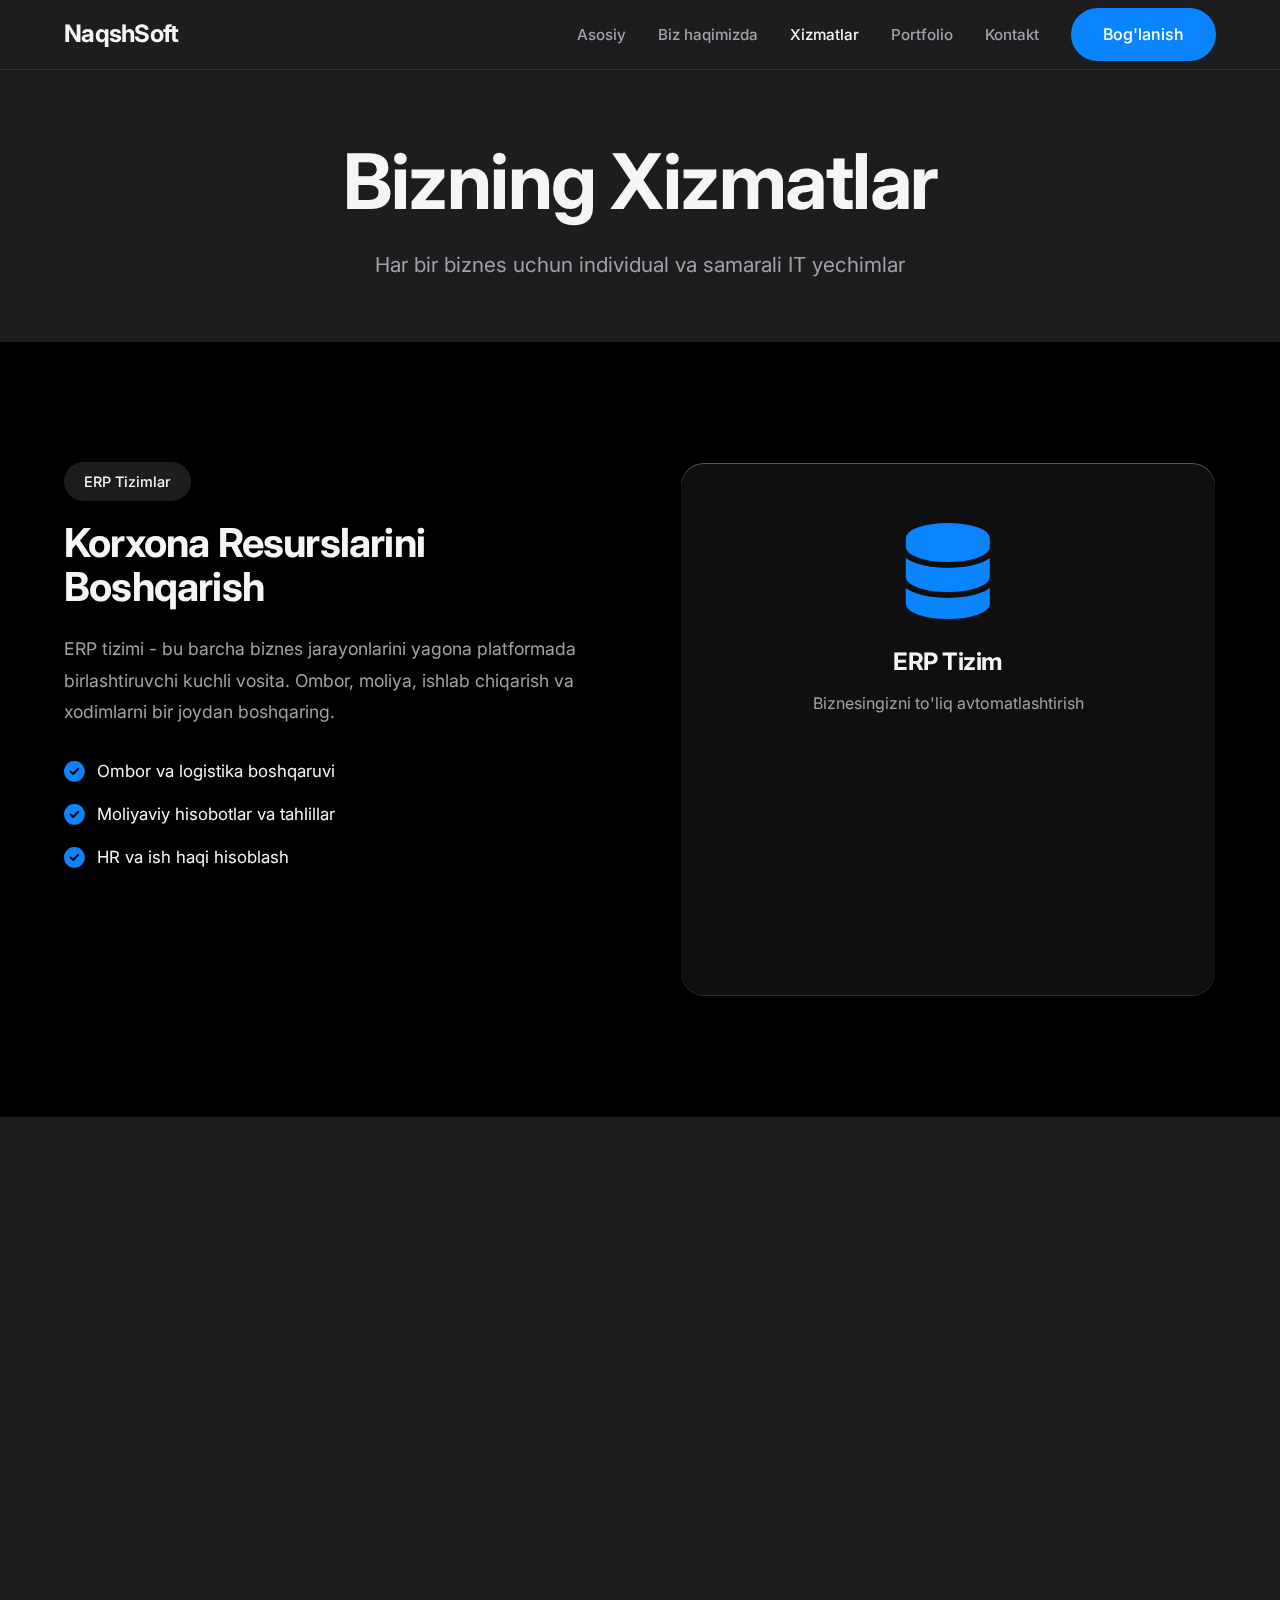
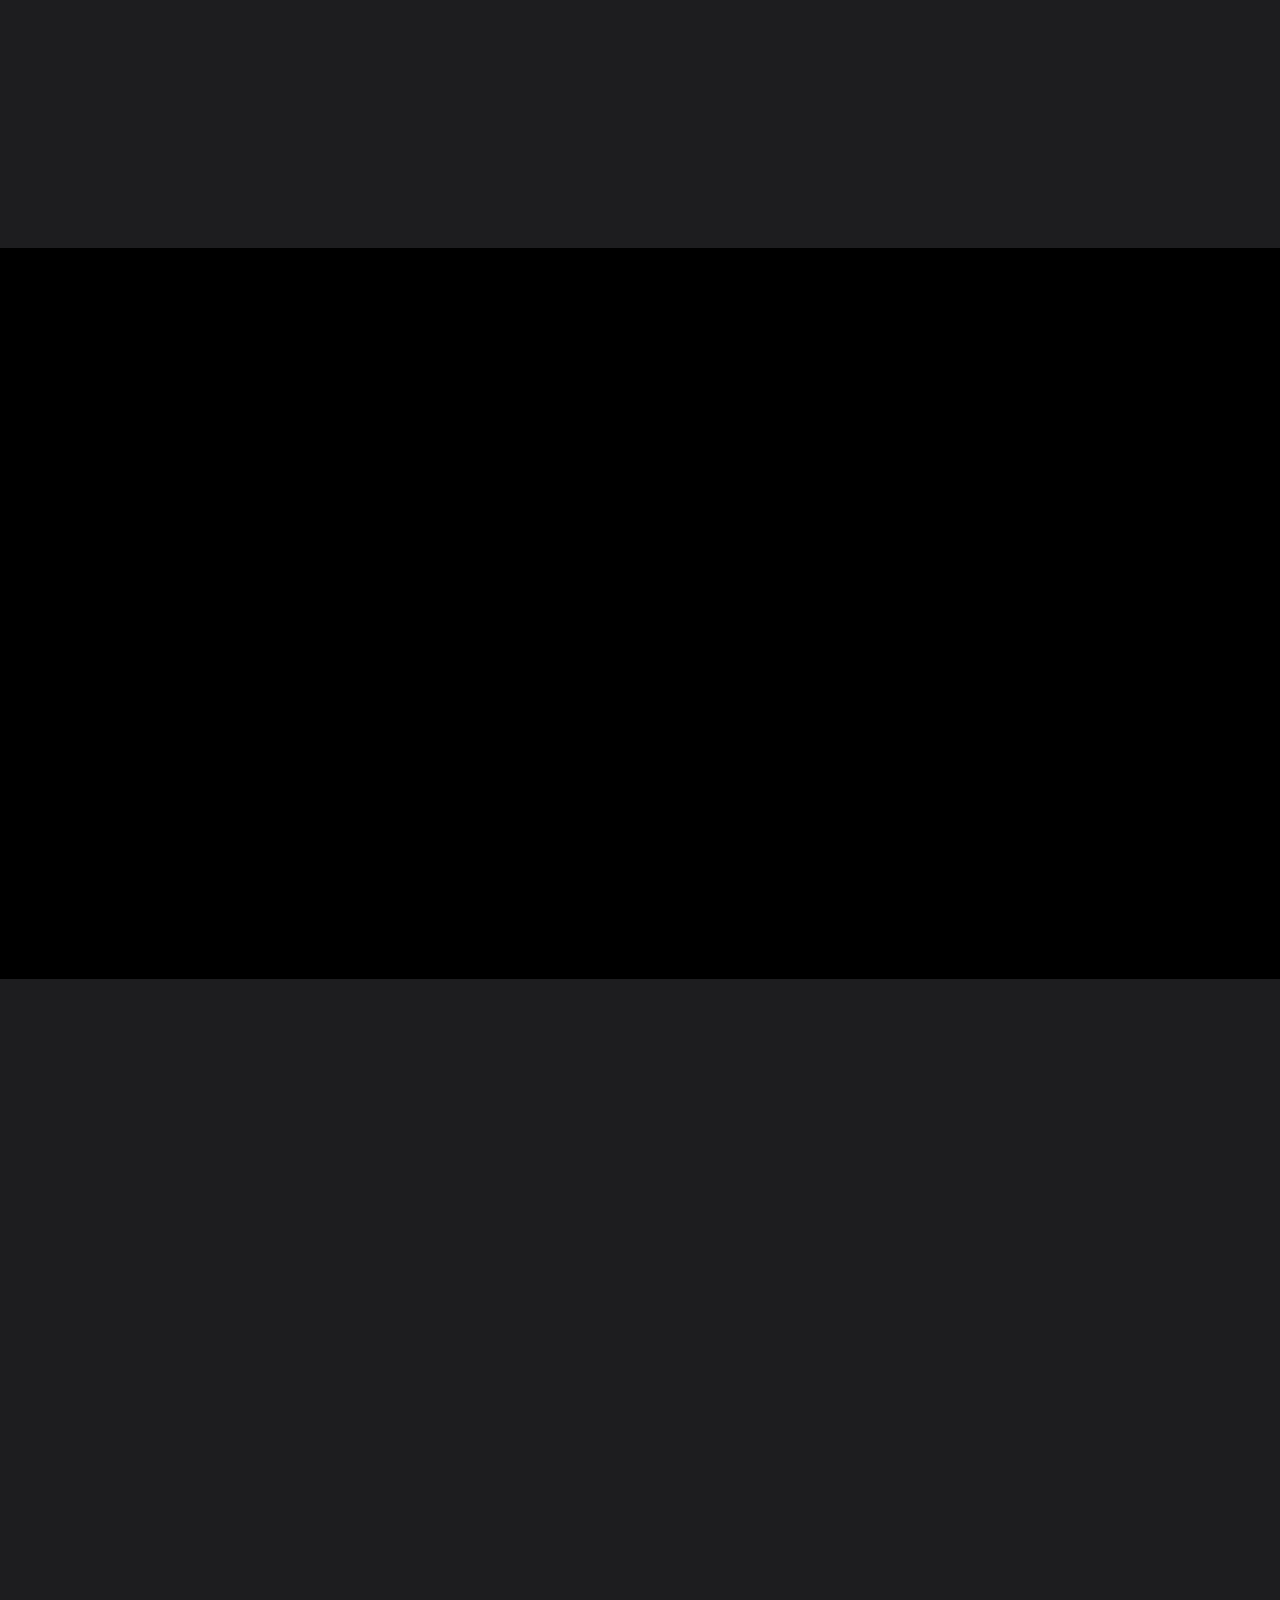
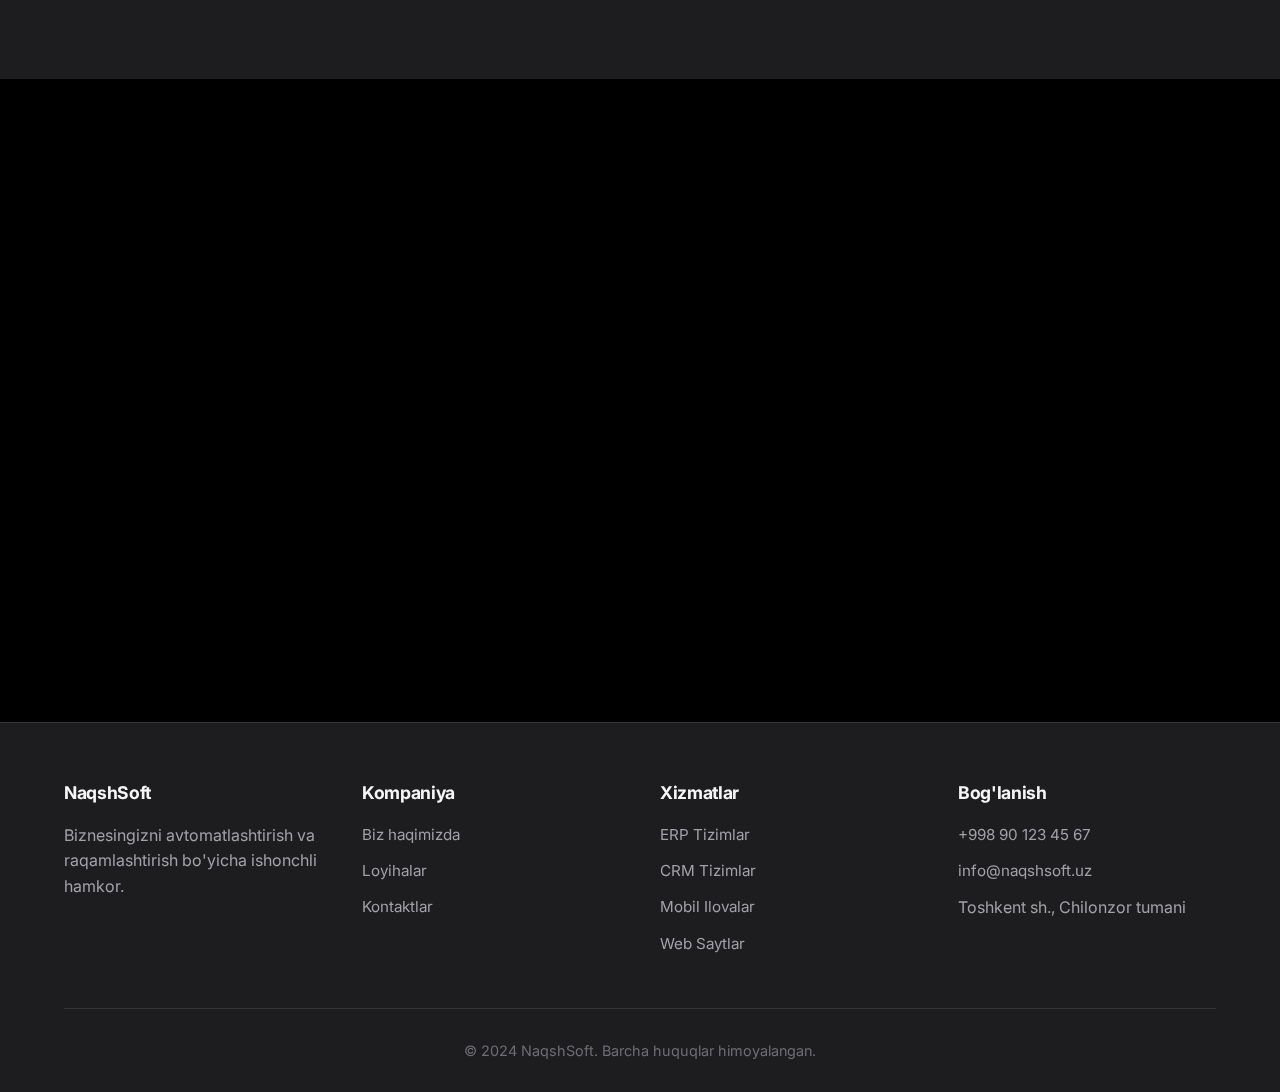
<file: services.html>
<!DOCTYPE html>
<html lang="uz" data-theme="light">
<head>
    <meta charset="UTF-8">
    <meta name="viewport" content="width=device-width, initial-scale=1.0">
    <title>Xizmatlar - NaqshSoft</title>
    <link rel="stylesheet" href="css/style.css">
    <link rel="stylesheet" href="https://cdnjs.cloudflare.com/ajax/libs/font-awesome/6.4.0/css/all.min.css">
</head>
<body>

    <!-- NAVBAR -->
    <nav class="navbar scrolled">
        <div class="container nav-container">
            <a href="index.html" class="logo">NaqshSoft</a>
            
            <ul class="nav-links">
                <li><a href="index.html" class="nav-link">Asosiy</a></li>
                <li><a href="about.html" class="nav-link">Biz haqimizda</a></li>
                <li><a href="services.html" class="nav-link active">Xizmatlar</a></li>
                <li><a href="portfolio.html" class="nav-link">Portfolio</a></li>
                <li><a href="contact.html" class="nav-link">Kontakt</a></li>
                <li><a href="contact.html" class="btn btn-primary">Bog'lanish</a></li>
            </ul>
            
            <div class="hamburger">
                <span></span>
                <span></span>
                <span></span>
            </div>
        </div>
    </nav>

    <!-- PAGE HEADER -->
    <section class="section" style="padding-top: 140px; padding-bottom: 60px; background: var(--bg-secondary);">
        <div class="container" style="text-align: center;">
            <h1 class="fade-in" style="margin-bottom: 24px;">Bizning Xizmatlar</h1>
            <p class="fade-in" style="font-size: 1.3rem; max-width: 700px; margin: 0 auto;">
                Har bir biznes uchun individual va samarali IT yechimlar
            </p>
        </div>
    </section>

    <!-- ERP SYSTEMS -->
    <section class="section">
        <div class="container">
            <div class="grid grid-2" style="align-items: center; gap: 80px;">
                <div class="animate-item fade-in-left">
                    <div style="display: inline-block; padding: 8px 20px; background: var(--bg-secondary); border-radius: 50px; font-size: 0.9rem; font-weight: 500; margin-bottom: 20px;">
                        ERP Tizimlar
                    </div>
                    <h2 style="margin-bottom: 24px; font-size: 2.5rem;">Korxona Resurslarini Boshqarish</h2>
                    <p style="font-size: 1.1rem; margin-bottom: 30px; line-height: 1.8;">
                        ERP tizimi - bu barcha biznes jarayonlarini yagona platformada birlashtiruvchi kuchli vosita. Ombor, moliya, ishlab chiqarish va xodimlarni bir joydan boshqaring.
                    </p>
                    
                    <div style="display: grid; gap: 16px; margin-bottom: 30px;">
                        <div style="display: flex; align-items: center; gap: 12px;" class="animate-item fade-in-up delay-100">
                            <i class="fas fa-check-circle" style="color: var(--accent); font-size: 1.3rem;"></i>
                            <span style="font-size: 1.05rem;">Ombor va logistika boshqaruvi</span>
                        </div>
                        <div style="display: flex; align-items: center; gap: 12px;" class="animate-item fade-in-up delay-200">
                            <i class="fas fa-check-circle" style="color: var(--accent); font-size: 1.3rem;"></i>
                            <span style="font-size: 1.05rem;">Moliyaviy hisobotlar va tahlillar</span>
                        </div>
                        <div style="display: flex; align-items: center; gap: 12px;" class="animate-item fade-in-up delay-300">
                            <i class="fas fa-check-circle" style="color: var(--accent); font-size: 1.3rem;"></i>
                            <span style="font-size: 1.05rem;">HR va ish haqi hisoblash</span>
                        </div>
                        <div style="display: flex; align-items: center; gap: 12px;" class="animate-item fade-in-up delay-400">
                            <i class="fas fa-check-circle" style="color: var(--accent); font-size: 1.3rem;"></i>
                            <span style="font-size: 1.05rem;">Ishlab chiqarish nazorati</span>
                        </div>
                    </div>
                    
                    <a href="contact.html" class="btn btn-primary animate-item fade-in-up delay-500">Buyurtma berish</a>
                </div>
                <div class="card glass animate-item zoom-in delay-200" style="padding: 60px; text-align: center;">
                    <i class="fas fa-database" style="font-size: 6rem; color: var(--accent); margin-bottom: 30px;"></i>
                    <h3 style="margin-bottom: 16px;">ERP Tizim</h3>
                    <p>Biznesingizni to'liq avtomatlashtirish</p>
                </div>
            </div>
        </div>
    </section>

    <!-- CRM SYSTEMS -->
    <section class="section" style="background: var(--bg-secondary);">
        <div class="container">
            <div class="grid grid-2" style="align-items: center; gap: 80px;">
                <div class="card glass animate-item zoom-in" style="padding: 60px; text-align: center;">
                    <i class="fas fa-users-cog" style="font-size: 6rem; color: var(--accent); margin-bottom: 30px;"></i>
                    <h3 style="margin-bottom: 16px;">CRM Tizim</h3>
                    <p>Mijozlar bilan ishlashni optimallashtirish</p>
                </div>
                <div class="animate-item fade-in-right">
                    <div style="display: inline-block; padding: 8px 20px; background: var(--bg-primary); border-radius: 50px; font-size: 0.9rem; font-weight: 500; margin-bottom: 20px;">
                        CRM Tizimlar
                    </div>
                    <h2 style="margin-bottom: 24px; font-size: 2.5rem;">Mijozlar Bilan Munosabatlar</h2>
                    <p style="font-size: 1.1rem; margin-bottom: 30px; line-height: 1.8;">
                        CRM tizimi mijozlar bilan ishlash samaradorligini oshiradi. Har bir mijoz tarixi, sadoqat dasturlari va sotuv voronkasi sizning nazorat ostingizda.
                    </p>
                    
                    <div style="display: grid; gap: 16px; margin-bottom: 30px;">
                        <div style="display: flex; align-items: center; gap: 12px;" class="animate-item fade-in-up delay-100">
                            <i class="fas fa-check-circle" style="color: var(--accent); font-size: 1.3rem;"></i>
                            <span style="font-size: 1.05rem;">Lidlarni boshqarish va kuzatish</span>
                        </div>
                        <div style="display: flex; align-items: center; gap: 12px;" class="animate-item fade-in-up delay-200">
                            <i class="fas fa-check-circle" style="color: var(--accent); font-size: 1.3rem;"></i>
                            <span style="font-size: 1.05rem;">Call-markaz integratsiyasi</span>
                        </div>
                        <div style="display: flex; align-items: center; gap: 12px;" class="animate-item fade-in-up delay-300">
                            <i class="fas fa-check-circle" style="color: var(--accent); font-size: 1.3rem;"></i>
                            <span style="font-size: 1.05rem;">Sotuv bo'limi nazorati</span>
                        </div>
                        <div style="display: flex; align-items: center; gap: 12px;" class="animate-item fade-in-up delay-400">
                            <i class="fas fa-check-circle" style="color: var(--accent); font-size: 1.3rem;"></i>
                            <span style="font-size: 1.05rem;">Avtomatik hisobotlar</span>
                        </div>
                    </div>
                    
                    <a href="contact.html" class="btn btn-primary animate-item fade-in-up delay-500">Buyurtma berish</a>
                </div>
            </div>
        </div>
    </section>

    <!-- MOBILE APPS -->
    <section class="section">
        <div class="container">
            <div class="grid grid-2" style="align-items: center; gap: 80px;">
                <div class="animate-item fade-in-left">
                    <div style="display: inline-block; padding: 8px 20px; background: var(--bg-secondary); border-radius: 50px; font-size: 0.9rem; font-weight: 500; margin-bottom: 20px;">
                        Mobil Ilovalar
                    </div>
                    <h2 style="margin-bottom: 24px; font-size: 2.5rem;">iOS va Android Ilovalar</h2>
                    <p style="font-size: 1.1rem; margin-bottom: 30px; line-height: 1.8;">
                        Zamonaviy mobil ilovalar orqali mijozlaringiz cho'ntagida bo'ling. Flutter va React Native texnologiyalari yordamida tez va sifatli ilovalar yaratamiz.
                    </p>
                    
                    <div style="display: grid; gap: 16px; margin-bottom: 30px;">
                        <div style="display: flex; align-items: center; gap: 12px;" class="animate-item fade-in-up delay-100">
                            <i class="fas fa-check-circle" style="color: var(--accent); font-size: 1.3rem;"></i>
                            <span style="font-size: 1.05rem;">Cross-platform (iOS + Android)</span>
                        </div>
                        <div style="display: flex; align-items: center; gap: 12px;" class="animate-item fade-in-up delay-200">
                            <i class="fas fa-check-circle" style="color: var(--accent); font-size: 1.3rem;"></i>
                            <span style="font-size: 1.05rem;">Zamonaviy UI/UX dizayn</span>
                        </div>
                        <div style="display: flex; align-items: center; gap: 12px;" class="animate-item fade-in-up delay-300">
                            <i class="fas fa-check-circle" style="color: var(--accent); font-size: 1.3rem;"></i>
                            <span style="font-size: 1.05rem;">Tezkor ishlash va xavfsizlik</span>
                        </div>
                        <div style="display: flex; align-items: center; gap: 12px;" class="animate-item fade-in-up delay-400">
                            <i class="fas fa-check-circle" style="color: var(--accent); font-size: 1.3rem;"></i>
                            <span style="font-size: 1.05rem;">Push notifications va API</span>
                        </div>
                    </div>
                    
                    <a href="contact.html" class="btn btn-primary animate-item fade-in-up delay-500">Buyurtma berish</a>
                </div>
                <div class="card glass animate-item zoom-in delay-200" style="padding: 60px; text-align: center;">
                    <i class="fas fa-mobile-alt" style="font-size: 6rem; color: var(--accent); margin-bottom: 30px;"></i>
                    <h3 style="margin-bottom: 16px;">Mobil Ilova</h3>
                    <p>Mijozlaringiz cho'ntagida</p>
                </div>
            </div>
        </div>
    </section>

    <!-- WEB DEVELOPMENT -->
    <section class="section" style="background: var(--bg-secondary);">
        <div class="container">
            <div class="grid grid-2" style="align-items: center; gap: 80px;">
                <div class="card glass animate-item zoom-in" style="padding: 60px; text-align: center;">
                    <i class="fas fa-laptop-code" style="font-size: 6rem; color: var(--accent); margin-bottom: 30px;"></i>
                    <h3 style="margin-bottom: 16px;">Web Sayt</h3>
                    <p>Zamonaviy va tezkor</p>
                </div>
                <div class="animate-item fade-in-right">
                    <div style="display: inline-block; padding: 8px 20px; background: var(--bg-primary); border-radius: 50px; font-size: 0.9rem; font-weight: 500; margin-bottom: 20px;">
                        Web Saytlar
                    </div>
                    <h2 style="margin-bottom: 24px; font-size: 2.5rem;">Korporativ Web Saytlar</h2>
                    <p style="font-size: 1.1rem; margin-bottom: 30px; line-height: 1.8;">
                        Biznesingiz uchun professional web sayt - bu raqamli vizitka. Biz zamonaviy dizayn va yuqori tezlikka ega saytlar yaratamiz.
                    </p>
                    
                    <div style="display: grid; gap: 16px; margin-bottom: 30px;">
                        <div style="display: flex; align-items: center; gap: 12px;" class="animate-item fade-in-up delay-100">
                            <i class="fas fa-check-circle" style="color: var(--accent); font-size: 1.3rem;"></i>
                            <span style="font-size: 1.05rem;">Responsive dizayn (barcha qurilmalar)</span>
                        </div>
                        <div style="display: flex; align-items: center; gap: 12px;" class="animate-item fade-in-up delay-200">
                            <i class="fas fa-check-circle" style="color: var(--accent); font-size: 1.3rem;"></i>
                            <span style="font-size: 1.05rem;">SEO optimizatsiya</span>
                        </div>
                        <div style="display: flex; align-items: center; gap: 12px;" class="animate-item fade-in-up delay-300">
                            <i class="fas fa-check-circle" style="color: var(--accent); font-size: 1.3rem;"></i>
                            <span style="font-size: 1.05rem;">Tezkor yuklanish (Performance)</span>
                        </div>
                        <div style="display: flex; align-items: center; gap: 12px;" class="animate-item fade-in-up delay-400">
                            <i class="fas fa-check-circle" style="color: var(--accent); font-size: 1.3rem;"></i>
                            <span style="font-size: 1.05rem;">Admin panel va CMS</span>
                        </div>
                    </div>
                    
                    <a href="contact.html" class="btn btn-primary animate-item fade-in-up delay-500">Buyurtma berish</a>
                </div>
            </div>
        </div>
    </section>

    <!-- CTA -->
    <section class="section">
        <div class="container">
            <div class="card glass fade-in" style="text-align: center; padding: 80px 40px;">
                <h2 style="margin-bottom: 24px;">Qaysi xizmat sizga kerak?</h2>
                <p style="font-size: 1.2rem; max-width: 600px; margin: 0 auto 40px;">
                    Biz bilan bog'laning va bepul konsultatsiya oling. Sizning loyihangiz uchun eng yaxshi yechimni topamiz.
                </p>
                <a href="contact.html" class="btn btn-primary" style="font-size: 1.1rem; padding: 16px 40px;">
                    Bog'lanish
                </a>
            </div>
        </div>
    </section>

    <!-- FOOTER -->
    <footer class="footer">
        <div class="container">
            <div class="footer-content">
                <div>
                    <h4>NaqshSoft</h4>
                    <p style="margin-top: 16px;">Biznesingizni avtomatlashtirish va raqamlashtirish bo'yicha ishonchli hamkor.</p>
                </div>
                <div>
                    <h4>Kompaniya</h4>
                    <a href="about.html">Biz haqimizda</a>
                    <a href="portfolio.html">Loyihalar</a>
                    <a href="contact.html">Kontaktlar</a>
                </div>
                <div>
                    <h4>Xizmatlar</h4>
                    <a href="services.html">ERP Tizimlar</a>
                    <a href="services.html">CRM Tizimlar</a>
                    <a href="services.html">Mobil Ilovalar</a>
                    <a href="services.html">Web Saytlar</a>
                </div>
                <div>
                    <h4>Bog'lanish</h4>
                    <a href="tel:+998901234567">+998 90 123 45 67</a>
                    <a href="mailto:info@naqshsoft.uz">info@naqshsoft.uz</a>
                    <p style="margin-top: 12px;">Toshkent sh., Chilonzor tumani</p>
                </div>
            </div>
            <div class="footer-bottom">
                &copy; 2024 NaqshSoft. Barcha huquqlar himoyalangan.
            </div>
        </div>
    </footer>

    <script src="js/script.js"></script>
</body>
</html>
</file>
<file: css/style.css>
/* Google Fonts - SF Pro Display alternative */
@import url('https://fonts.googleapis.com/css2?family=Inter:wght@300;400;500;600;700;800&display=swap');

/* ==================== CSS VARIABLES ==================== */
:root {
    /* Dark Mode Colors (Default) */
    --bg-primary: #000000;
    --bg-secondary: #1D1D1F;
    --bg-tertiary: #2C2C2E;
    --text-primary: #F5F5F7;
    --text-secondary: #A1A1A6;
    --text-tertiary: #6E6E73;
    --accent: #0A84FF;
    --accent-hover: #409CFF;
    --border: rgba(255, 255, 255, 0.1);

    /* Glassmorphism - Liquid Glass */
    --glass-bg: rgba(30, 30, 30, 0.5);
    --glass-border: rgba(255, 255, 255, 0.2);
    --glass-shadow: rgba(0, 0, 0, 0.4);

    /* Spacing */
    --nav-height: 70px;
    --section-padding: 120px;
    --container-max: 1200px;

    /* Transitions */
    --transition: all 0.3s cubic-bezier(0.4, 0, 0.2, 1);
}

/* ==================== RESET ==================== */
* {
    margin: 0;
    padding: 0;
    box-sizing: border-box;
}

html {
    scroll-behavior: smooth;
    font-size: 16px;
    scroll-padding-top: 80px;
    /* Account for fixed navbar */
}

/* Custom smooth scrolling with easing */
* {
    scroll-behavior: smooth;
}

@media (prefers-reduced-motion: no-preference) {
    html {
        scroll-behavior: smooth;
    }
}

body {
    font-family: 'Inter', -apple-system, BlinkMacSystemFont, 'Segoe UI', sans-serif;
    background-color: var(--bg-primary);
    color: var(--text-primary);
    line-height: 1.6;
    transition: background-color 0.3s ease, color 0.3s ease;
    overflow-x: hidden;
}

/* ==================== TYPOGRAPHY ==================== */
h1,
h2,
h3,
h4,
h5,
h6 {
    font-weight: 700;
    line-height: 1.1;
    letter-spacing: -0.02em;
}

h1 {
    font-size: clamp(2.5rem, 6vw, 5rem);
}

h2 {
    font-size: clamp(2rem, 4vw, 3.5rem);
}

h3 {
    font-size: clamp(1.5rem, 3vw, 2rem);
}

p {
    color: var(--text-secondary);
}

a {
    text-decoration: none;
    color: inherit;
    transition: var(--transition);
}

/* ==================== UTILITIES ==================== */
.container {
    max-width: var(--container-max);
    margin: 0 auto;
    padding: 0 24px;
}

.section {
    padding: var(--section-padding) 0;
    position: relative;
    background: radial-gradient(600px circle at var(--mouse-x) var(--mouse-y),
            rgba(0, 113, 227, 0.05),
            transparent 40%);
}

.glass {
    background: var(--glass-bg);
    backdrop-filter: blur(30px) saturate(200%);
    -webkit-backdrop-filter: blur(30px) saturate(200%);
    border: 1px solid transparent;
    background-clip: padding-box;
    position: relative;
    overflow: hidden;
    box-shadow:
        0 8px 32px var(--glass-shadow),
        inset 0 1px 0 rgba(255, 255, 255, 0.3),
        inset 0 -1px 0 rgba(255, 255, 255, 0.1);
}

/* Spotlight Effect */
.glass::before {
    content: '';
    position: absolute;
    top: 0;
    left: 0;
    right: 0;
    bottom: 0;
    border-radius: inherit;
    padding: 1px;
    background: radial-gradient(400px circle at var(--mouse-x) var(--mouse-y),
            rgba(255, 255, 255, 0.8),
            transparent 40%);
    -webkit-mask: linear-gradient(#fff 0 0) content-box, linear-gradient(#fff 0 0);
    -webkit-mask-composite: xor;
    mask: linear-gradient(#fff 0 0) content-box, linear-gradient(#fff 0 0);
    mask-composite: exclude;
    pointer-events: none;
    z-index: 1;
    opacity: 0;
    transition: opacity 0.5s;
}

.glass:hover::before {
    opacity: 1;
}

.glass>* {
    position: relative;
    z-index: 2;
}

.btn {
    display: inline-block;
    padding: 14px 32px;
    border-radius: 980px;
    font-weight: 500;
    font-size: 1rem;
    cursor: pointer;
    border: none;
    outline: none;
}

.btn-primary {
    background: var(--accent);
    color: #fff;
}

.btn-primary:hover {
    background: var(--accent-hover);
    transform: translateY(-2px);
}

.btn-secondary {
    background: transparent;
    color: var(--accent);
    border: 2px solid var(--accent);
}

.btn-secondary:hover {
    background: var(--accent);
    color: #fff;
}

/* ==================== NAVBAR ==================== */
.navbar {
    position: fixed;
    top: 0;
    left: 0;
    width: 100%;
    height: var(--nav-height);
    z-index: 1000;
}

.navbar.scrolled {
    background: var(--glass-bg);
    backdrop-filter: blur(20px) saturate(180%);
    -webkit-backdrop-filter: blur(20px) saturate(180%);
    border-bottom: 1px solid var(--border);
}

.nav-container {
    height: 100%;
    display: flex;
    align-items: center;
    justify-content: space-between;
}

.logo {
    font-size: 1.5rem;
    font-weight: 700;
    letter-spacing: -0.03em;
    color: var(--text-primary);
}

.nav-links {
    display: flex;
    gap: 32px;
    list-style: none;
    align-items: center;
}

.nav-link {
    color: var(--text-secondary);
    font-size: 0.95rem;
    font-weight: 500;
    position: relative;
}

.nav-link:hover,
.nav-link.active {
    color: var(--text-primary);
}

/* Theme Toggle */
.theme-toggle {
    width: 50px;
    height: 26px;
    background: var(--bg-tertiary);
    border-radius: 50px;
    position: relative;
    cursor: pointer;
    transition: var(--transition);
}

.theme-toggle::before {
    content: '🌙';
    position: absolute;
    top: 50%;
    left: 4px;
    transform: translateY(-50%);
    font-size: 14px;
    transition: var(--transition);
}

[data-theme="dark"] .theme-toggle::before {
    content: '☀️';
    left: calc(100% - 22px);
}

.theme-toggle-circle {
    width: 20px;
    height: 20px;
    background: #fff;
    border-radius: 50%;
    position: absolute;
    top: 3px;
    left: 3px;
    transition: var(--transition);
    box-shadow: 0 2px 4px rgba(0, 0, 0, 0.2);
}

[data-theme="dark"] .theme-toggle-circle {
    left: calc(100% - 23px);
}

/* Mobile Menu */
.hamburger {
    display: none;
    flex-direction: column;
    gap: 5px;
    cursor: pointer;
}

.hamburger span {
    width: 25px;
    height: 2px;
    background: var(--text-primary);
    transition: var(--transition);
}

/* ==================== HERO SECTION ==================== */
.hero {
    height: 100vh;
    position: relative;
    display: flex;
    align-items: center;
    justify-content: center;
    overflow: hidden;
}

/* Canvas Background */
#hero-canvas {
    position: absolute;
    top: 0;
    left: 0;
    width: 100%;
    height: 100%;
    z-index: 0;
}

/* Floating Shapes Animation */
.floating-shapes {
    position: absolute;
    top: 0;
    left: 0;
    width: 100%;
    height: 100%;
    z-index: 0;
    overflow: hidden;
}

.shape {
    position: absolute;
    border-radius: 50%;
    filter: blur(60px);
    opacity: 0.15;
    animation: float-shapes 20s infinite ease-in-out;
}

.shape-1 {
    width: 300px;
    height: 300px;
    background: var(--accent);
    top: 10%;
    left: 10%;
    animation-delay: 0s;
    animation-duration: 25s;
}

.shape-2 {
    width: 400px;
    height: 400px;
    background: #0A84FF;
    top: 60%;
    right: 10%;
    animation-delay: 5s;
    animation-duration: 30s;
}

.shape-3 {
    width: 250px;
    height: 250px;
    background: var(--accent);
    bottom: 20%;
    left: 30%;
    animation-delay: 10s;
    animation-duration: 20s;
}

.shape-4 {
    width: 350px;
    height: 350px;
    background: #0A84FF;
    top: 30%;
    right: 30%;
    animation-delay: 15s;
    animation-duration: 28s;
}

.shape-5 {
    width: 200px;
    height: 200px;
    background: var(--accent);
    bottom: 10%;
    right: 20%;
    animation-delay: 8s;
    animation-duration: 22s;
}

@keyframes float-shapes {

    0%,
    100% {
        transform: translate(0, 0) scale(1);
    }

    25% {
        transform: translate(50px, -50px) scale(1.1);
    }

    50% {
        transform: translate(-30px, 30px) scale(0.9);
    }

    75% {
        transform: translate(40px, 20px) scale(1.05);
    }
}

.hero-content {
    position: relative;
    z-index: 1;
    text-align: center;
    max-width: 900px;
    padding: 0 24px;
}

.hero-title {
    margin-bottom: 24px;
    animation: fadeInUp 0.8s ease-out;
}

.hero-subtitle {
    font-size: clamp(1.1rem, 2vw, 1.5rem);
    color: var(--text-secondary);
    margin-bottom: 40px;
    animation: fadeInUp 0.8s ease-out 0.2s backwards;
}

.hero-buttons {
    display: flex;
    gap: 16px;
    justify-content: center;
    flex-wrap: wrap;
    animation: fadeInUp 0.8s ease-out 0.4s backwards;
}

@keyframes fadeInUp {
    from {
        opacity: 0;
        transform: translateY(30px);
    }

    to {
        opacity: 1;
        transform: translateY(0);
    }
}

/* ==================== CARDS ==================== */
.card {
    border-radius: 24px;
    padding: 40px;
    height: 100%;
    transform-style: preserve-3d;
    will-change: transform;
}

.card:hover {
    transform: translateY(-8px) scale(1.02);
    box-shadow:
        0 16px 48px var(--glass-shadow),
        0 0 0 1px rgba(255, 255, 255, 0.2),
        inset 0 1px 0 rgba(255, 255, 255, 0.4);
}

.card:hover::before {
    background: linear-gradient(135deg,
            rgba(255, 255, 255, 0.5) 0%,
            rgba(255, 255, 255, 0.2) 50%,
            rgba(255, 255, 255, 0.5) 100%);
}

.card.parallax-card {
    transition: transform 0.1s ease-out;
}

.card-icon {
    width: 60px;
    height: 60px;
    border-radius: 16px;
    background: var(--accent);
    color: #fff;
    display: flex;
    align-items: center;
    justify-content: center;
    font-size: 1.8rem;
    margin-bottom: 24px;
}

.card h3 {
    margin-bottom: 16px;
    font-size: 1.5rem;
}

.card p {
    font-size: 1rem;
    line-height: 1.6;
}

/* ==================== GRID ==================== */
.grid {
    display: grid;
    gap: 24px;
}

.grid-2 {
    grid-template-columns: repeat(2, 1fr);
}

.grid-3 {
    grid-template-columns: repeat(3, 1fr);
}

.grid-4 {
    grid-template-columns: repeat(4, 1fr);
}

/* ==================== PARALLAX ==================== */
.parallax-section {
    position: relative;
    overflow: hidden;
}

.parallax-bg {
    position: absolute;
    top: -20%;
    left: 0;
    width: 100%;
    height: 140%;
    background-size: cover;
    background-position: center;
    transition: transform 0.1s ease-out;
}

/* ==================== PARTNERS SECTION ==================== */
.partners-carousel {
    width: 100%;
    overflow: hidden;
    position: relative;
    padding: 40px 0;
}

.partners-track {
    display: flex;
    gap: 80px;
    animation: scroll-partners 40s linear infinite;
    width: fit-content;
}

.partners-track:hover {
    animation-play-state: paused;
}

.partner-item {
    display: flex;
    flex-direction: column;
    align-items: center;
    gap: 16px;
    min-width: 150px;
    transition: var(--transition);
    cursor: pointer;
}

.partner-item:hover {
    transform: scale(1.15);
}

.partner-item i {
    font-size: 4rem;
    color: var(--accent);
    transition: var(--transition);
}

.partner-item:hover i {
    color: var(--accent-hover);
    transform: rotate(5deg);
}

.partner-item span {
    font-size: 1.2rem;
    font-weight: 600;
    color: var(--text-primary);
    white-space: nowrap;
}

@keyframes scroll-partners {
    0% {
        transform: translateX(0);
    }

    100% {
        transform: translateX(-50%);
    }
}

/* ==================== FOOTER ==================== */
.footer {
    background: var(--bg-secondary);
    padding: 60px 0 30px;
    border-top: 1px solid var(--border);
}

.footer-content {
    display: grid;
    grid-template-columns: repeat(4, 1fr);
    gap: 40px;
    margin-bottom: 40px;
}

.footer h4 {
    margin-bottom: 20px;
    font-size: 1.1rem;
}

.footer a {
    display: block;
    color: var(--text-secondary);
    margin-bottom: 12px;
    font-size: 0.95rem;
}

.footer a:hover {
    color: var(--accent);
}

.footer-bottom {
    text-align: center;
    padding-top: 30px;
    border-top: 1px solid var(--border);
    color: var(--text-tertiary);
    font-size: 0.9rem;
}

/* ==================== RESPONSIVE ==================== */
@media (max-width: 992px) {

    .grid-3,
    .grid-4 {
        grid-template-columns: repeat(2, 1fr);
    }

    .footer-content {
        grid-template-columns: repeat(2, 1fr);
    }
}

@media (max-width: 768px) {
    .hamburger {
        display: flex;
    }

    .nav-links {
        position: fixed;
        top: var(--nav-height);
        left: -100%;
        width: 100%;
        height: calc(100vh - var(--nav-height));
        background: var(--glass-bg);
        backdrop-filter: blur(20px);
        flex-direction: column;
        justify-content: center;
        transition: left 0.3s ease;
    }

    .nav-links.active {
        left: 0;
    }

    .grid-2,
    .grid-3,
    .grid-4 {
        grid-template-columns: 1fr;
    }

    .footer-content {
        grid-template-columns: 1fr;
    }

    :root {
        --section-padding: 80px;
    }
}

/* ==================== ANIMATIONS ==================== */
/* ==================== ANIMATIONS ==================== */
/* Base Animation Class */
.animate-item {
    opacity: 0;
    will-change: opacity, transform;
}

.animate-item.visible {
    opacity: 1;
    animation-fill-mode: forwards;
    animation-duration: 0.8s;
    animation-timing-function: cubic-bezier(0.2, 0.8, 0.2, 1);
}

/* 1. Fade In Up */
@keyframes fadeInUp {
    from {
        opacity: 0;
        transform: translateY(40px);
    }

    to {
        opacity: 1;
        transform: translateY(0);
    }
}

.fade-in-up.visible {
    animation-name: fadeInUp;
}

/* 2. Fade In Left */
@keyframes fadeInLeft {
    from {
        opacity: 0;
        transform: translateX(-40px);
    }

    to {
        opacity: 1;
        transform: translateX(0);
    }
}

.fade-in-left.visible {
    animation-name: fadeInLeft;
}

/* 3. Fade In Right */
@keyframes fadeInRight {
    from {
        opacity: 0;
        transform: translateX(40px);
    }

    to {
        opacity: 1;
        transform: translateX(0);
    }
}

.fade-in-right.visible {
    animation-name: fadeInRight;
}

/* 4. Zoom In */
@keyframes zoomIn {
    from {
        opacity: 0;
        transform: scale(0.9);
    }

    to {
        opacity: 1;
        transform: scale(1);
    }
}

.zoom-in.visible {
    animation-name: zoomIn;
}

/* 5. Flip In X (Good for cards) */
@keyframes flipInX {
    from {
        opacity: 0;
        transform: perspective(400px) rotateX(20deg);
    }

    to {
        opacity: 1;
        transform: perspective(400px) rotateX(0);
    }
}

.flip-in-x.visible {
    animation-name: flipInX;
}

/* Stagger Delays */
.delay-100.visible {
    animation-delay: 0.1s;
}

.delay-200.visible {
    animation-delay: 0.2s;
}

.delay-300.visible {
    animation-delay: 0.3s;
}

.delay-400.visible {
    animation-delay: 0.4s;
}

.delay-500.visible {
    animation-delay: 0.5s;
}

.delay-600.visible {
    animation-delay: 0.6s;
}

/* Keep legacy compatibility if needed, or replace usage */
.fade-in {
    opacity: 0;
    transform: translateY(30px);
    transition: opacity 0.6s ease, transform 0.6s ease;
}

.fade-in.visible {
    opacity: 1;
    transform: translateY(0);
}
</file>
